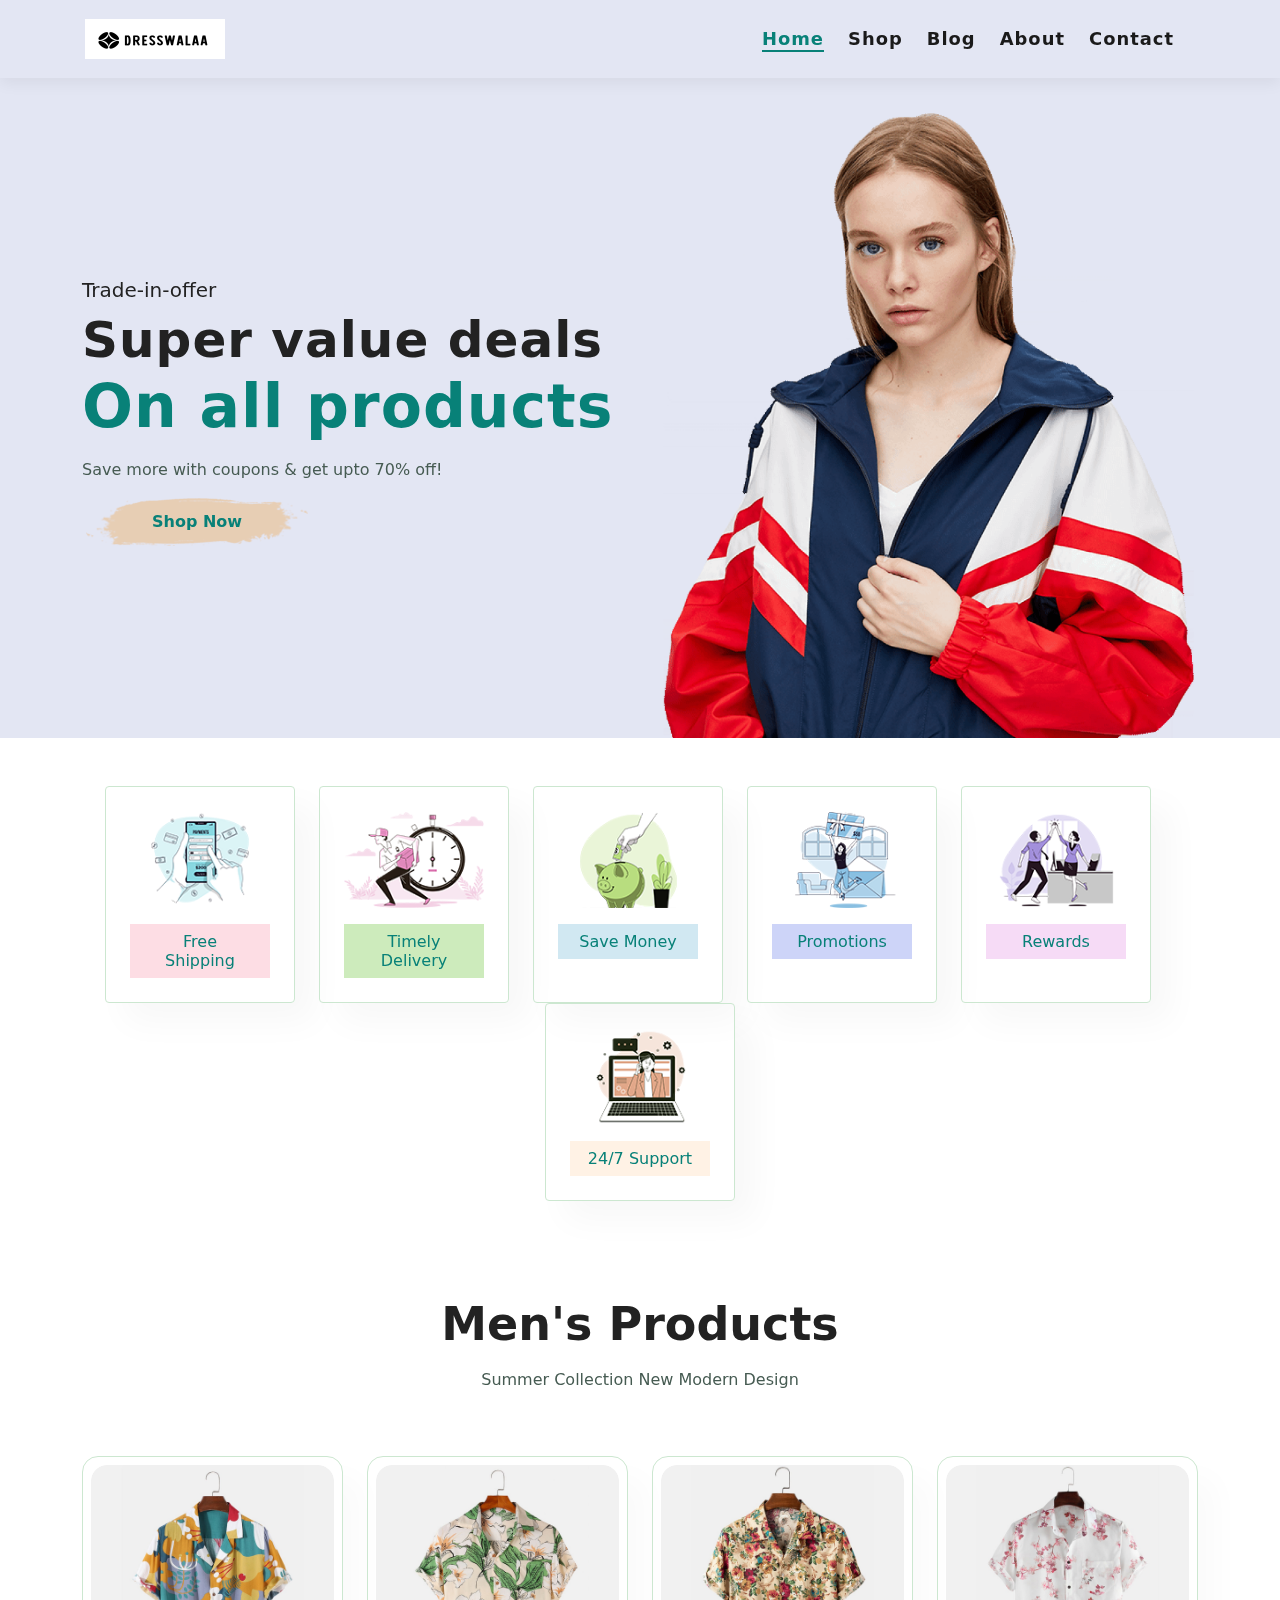
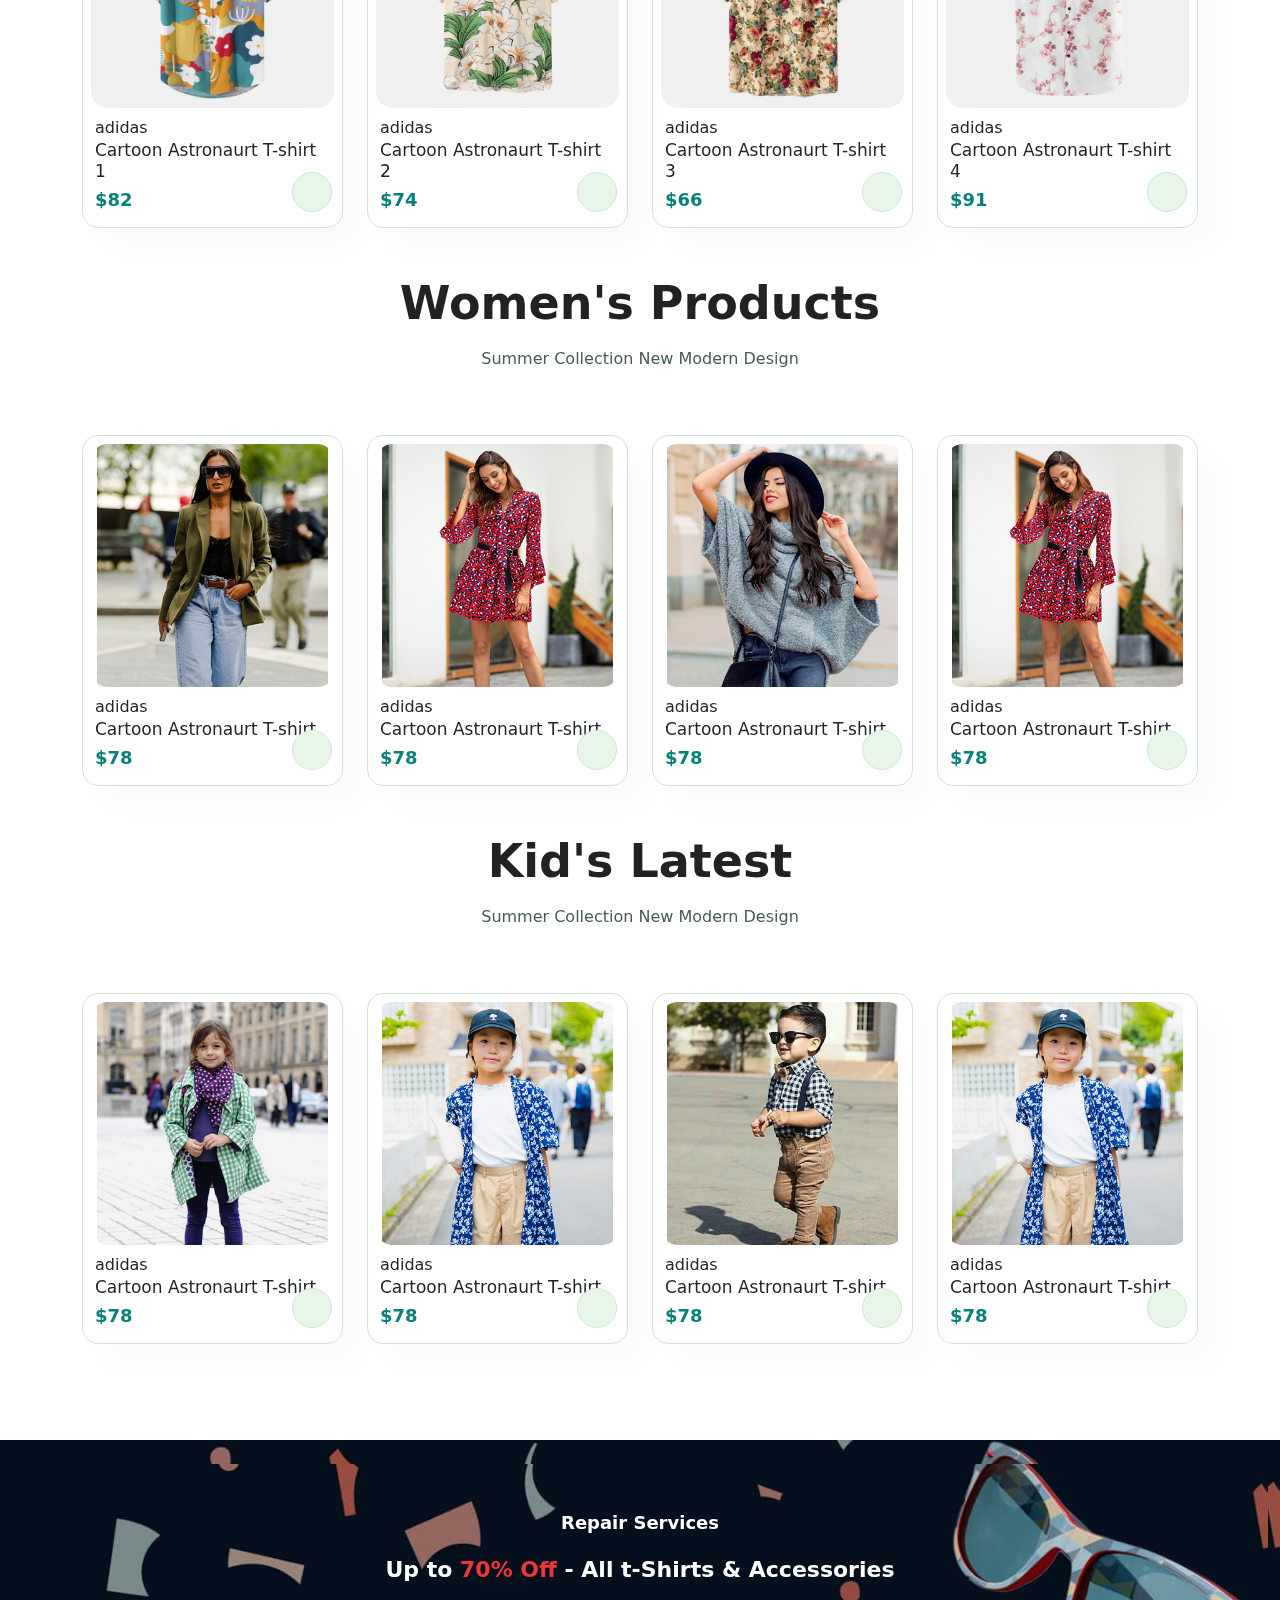
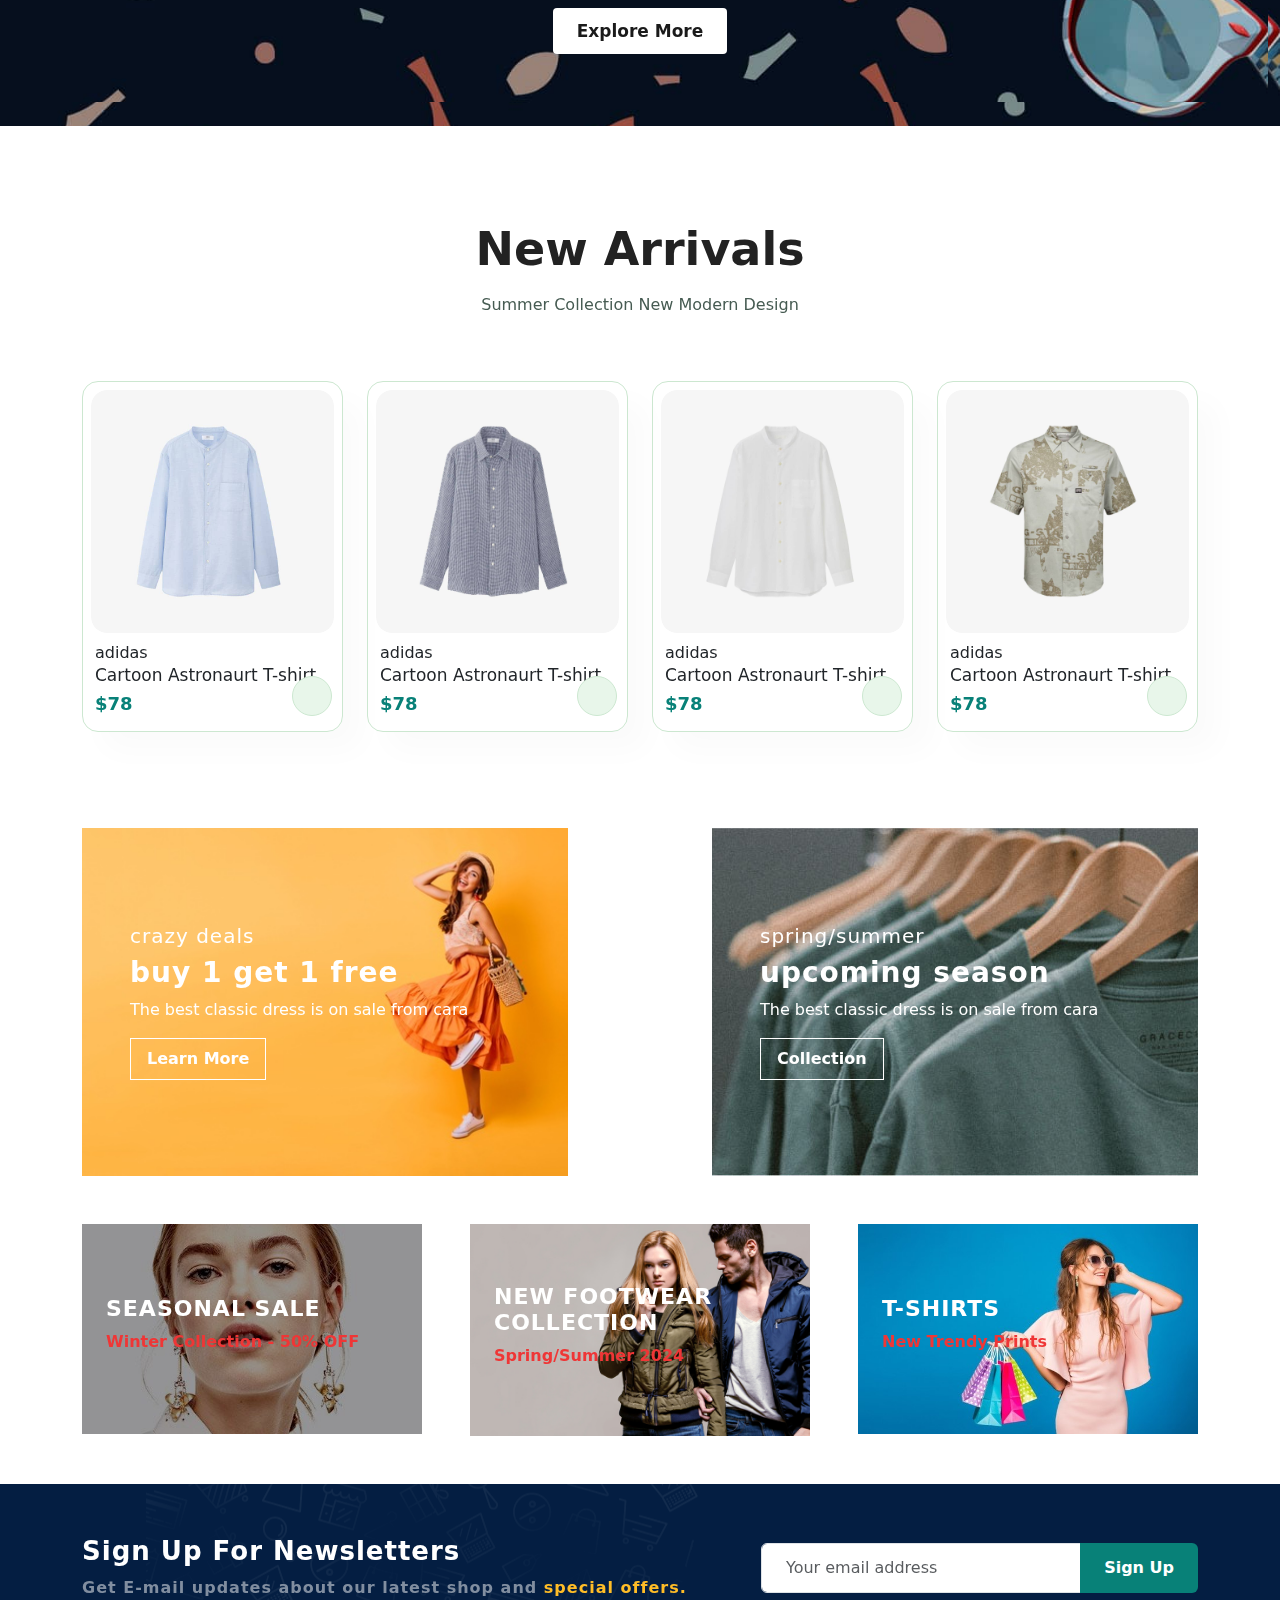
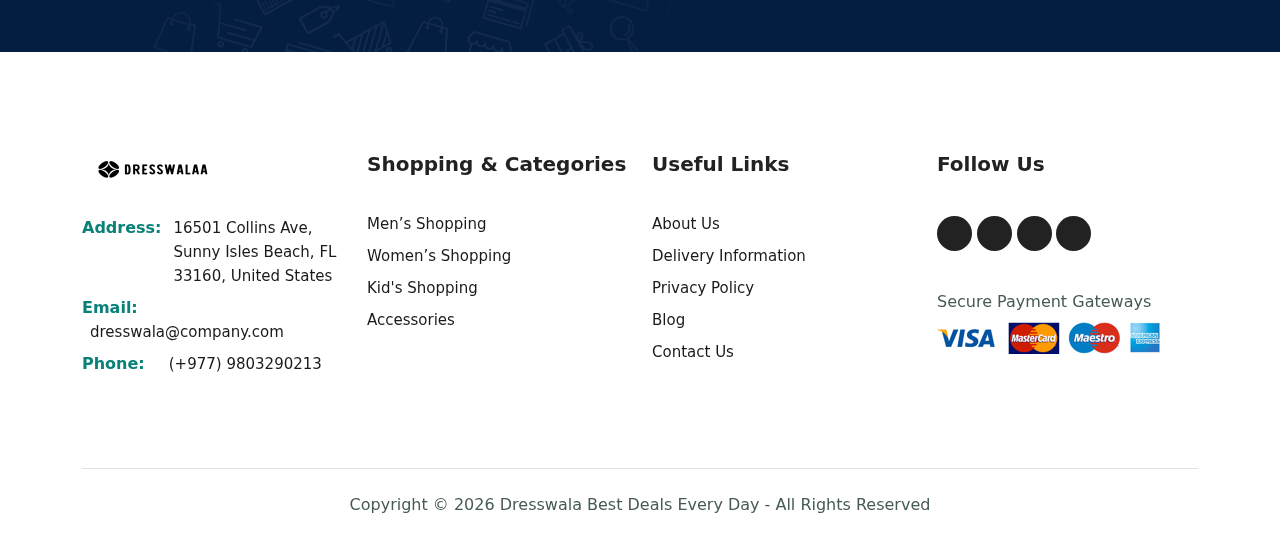
<file: index.html>
<!DOCTYPE html>
<html lang="en">

<head>
    <meta charset="UTF-8">
    <meta name="viewport" content="width=device-width, initial-scale=1.0">

    <!-- custom css link -->
    <link rel="stylesheet" href="assets/css/style.css">
    <!-- Bootstrap -5 css cdn link -->
    <link href="https://cdn.jsdelivr.net/npm/bootstrap@5.3.3/dist/css/bootstrap.min.css" rel="stylesheet"
        integrity="sha384-QWTKZyjpPEjISv5WaRU9OFeRpok6YctnYmDr5pNlyT2bRjXh0JMhjY6hW+ALEwIH" crossorigin="anonymous">
    <!-- fontawosome cdn link for icons  -->
    <link rel="stylesheet" href="https://cdnjs.cloudflare.com/ajax/libs/font-awesome/6.6.0/css/all.min.css"
        integrity="sha512-Kc323vGBEqzTmouAECnVceyQqyqdsSiqLQISBL29aUW4U/M7pSPA/gEUZQqv1cwx4OnYxTxve5UMg5GT6L4JJg=="
        crossorigin="anonymous" referrerpolicy="no-referrer" />

    <title>Home | Dress Wala</title>

</head>

<body>
    <!-- ----------- start -=> header-section -----------  -->
    <header class="header-section sticky-top py-2">
        <div class="container">
            <div class="row">
                <div class="col">
                    <nav class="navbar navbar-expand-md" id="navbar">
                        <a class="navbar-brand py-0" href="index.html">
                            <img src="images/logo.png" alt="Dress Wala Logo" class="img-fluid">
                        </a>

                        <div class="mobile-view d-md-none d-flex justify-content-center align-items-center">
                            <a class="nav-link p-0 d-inline-block" href="#">
                                <i class="fa-solid fa-bag-shopping"></i>
                            </a>
                            <button class="navbar-toggler border-0 pb-0 ms-3" type="button" data-bs-toggle="offcanvas"
                                data-bs-target="#offcanvasRight" aria-controls="offcanvasRight">
                                <i id="bar" class="fas fa-outdent"></i>
                            </button>
                        </div>

                        <div class="offcanvas offcanvas-end ps-3" tabindex="-1" id="offcanvasRight"
                            aria-labelledby="offcanvasRightLabel">
                            <div class="offcanvas-header pb-0">
                                <i class="fa-solid fa-xmark" data-bs-dismiss="offcanvas" aria-label="Close"></i>
                                <!-- <button type="button" class="btn-close m-0" ></button> -->
                            </div>
                            <div
                                class="offcanvas-body d-flex justify-content-md-end justify-content-start align-items-md-center">
                                <div class="">
                                    <ul class="navbar-nav mb-2 mb-lg-0" id="navbar">
                                        <li class="nav-item me-md-4 mt-md-0 mt-3">
                                            <a class="nav-link p-0 position-relative d-inline-block active"
                                                aria-current="page" href="index.html">Home</a>
                                        </li>
                                        <li class="nav-item me-md-4 mt-md-0 mt-3">
                                            <a class="nav-link p-0 position-relative d-inline-block"
                                                href="shop.html">Shop</a>
                                        </li>
                                        <li class="nav-item me-md-4 mt-md-0 mt-3">
                                            <a class="nav-link p-0 position-relative d-inline-block" href="#">Blog</a>
                                        </li>
                                        <li class="nav-item me-md-4 mt-md-0 mt-3">
                                            <a class="nav-link p-0 position-relative d-inline-block" href="#">About</a>
                                        </li>
                                        <li class="nav-item me-md-4 mt-md-0 mt-3">
                                            <a class="nav-link p-0 position-relative d-inline-block"
                                                href="#">Contact</a>
                                        </li>
                                        <li class="nav-item mt-md-0 mt-3 d-md-inline-block d-none">
                                            <a class="nav-link p-0 position-relative d-inline-block" href="#">
                                                <i class="fa-solid fa-bag-shopping"></i>
                                            </a>
                                        </li>
                                    </ul>
                                </div>

                            </div>
                        </div>

                    </nav>
                </div>
            </div>
        </div>
    </header>
    <!-- ----------- end -=> header-section -----------  -->
    <!-- ----------- start -=> main-section -----------  -->
    <main>
        <!-- ----------- start -=> hero-section -----------  -->
        <section class="hero-section py-5">
            <div class="container pt-lg-5 pb-5 my-md-5">
                <div class="row">
                    <div class="col-md-8 col-sm-11 py-sm-5">
                        <div class="hero-body">
                            <h4 class="py-2">Trade-in-offer</h4>
                            <h2 class="hero_heading heading-color-black">
                                Super value deals
                                <span class="d-inline-block">On all products</span>
                            </h2>
                            <p class="main_para para-color-black py-3">
                                Save more with coupons & get upto 70% off!
                            </p>
                            <button class="shop_btn border-0 d-inline-flex justify-content-center align-items-center"
                                type="button">Shop Now</button>
                        </div>
                    </div>
                </div>
            </div>
        </section>
        <!-- ----------- end -=> hero-section -----------  -->

        <!-- ----------- start -=> features-section -----------  -->
        <section class="py-5">
            <div class="container">
                <!-- <marquee behavior="scroll" direction="right" scrollamount="12"> -->
                <div class="row justify-content-center">
                    <!-- <div class="col-2"> -->
                    <div class="feature-card feature-card-one p-4 rounded-1 me-4">
                        <img src="images/features/f1.png" alt="Free Shipping" class="img-fluid">
                        <h6 class="feature_heading px-3 py-2 mt-3 text-center">Free Shipping</h6>
                    </div>
                    <!-- </div> -->
                    <!-- <div class="col-2"> -->
                    <div class="feature-card feature-card-two p-4 rounded-1 me-4">
                        <img src="images/features/f2.png" alt="Timely Delivery" class="img-fluid">
                        <h6 class="feature_heading px-3 py-2 mt-3 text-center">Timely Delivery</h6>
                    </div>
                    <!-- </div> -->
                    <!-- <div class="col-2"> -->
                    <div class="feature-card feature-card-three p-4 rounded-1 me-4">
                        <img src="images/features/f3.png" alt="Save Money" class="img-fluid">
                        <h6 class="feature_heading px-3 py-2 mt-3 text-center">Save Money</h6>
                    </div>
                    <!-- </div> -->
                    <!-- <div class="col-2"> -->
                    <div class="feature-card feature-card-four p-4 rounded-1 me-4">
                        <img src="images/features/f4.png" alt="Promotions" class="img-fluid">
                        <h6 class="feature_heading px-3 py-2 mt-3 text-center">Promotions</h6>
                    </div>
                    <!-- </div> -->
                    <!-- <div class="col-2"> -->
                    <div class="feature-card feature-card-five p-4 rounded-1 me-4">
                        <img src="images/features/f5.png" alt="Rewards" class="img-fluid">
                        <h6 class="feature_heading px-3 py-2 mt-3 text-center">Rewards</h6>
                    </div>
                    <!-- </div> -->
                    <!-- <div class="col-2"> -->
                    <div class="feature-card feature-card-six p-4 rounded-1">
                        <img src="images/features/f6.png" alt="24/7 Support" class="img-fluid">
                        <h6 class="feature_heading px-3 py-2 mt-3 text-center">24/7 Support</h6>
                    </div>
                    <!-- </div> -->
                </div>
                <!-- </marquee> -->
            </div>
        </section>
        <!-- ----------- start -=> features-section -----------  -->

        <!-- ----------- start -=> products-section -----------  -->
        <section class="pb-5 pt-xl-5 pt-2">
            <div class="container">
                <div class="row">
                    <div class="col">
                        <h1 class="main_heading text-center">Men's Products</h1>
                        <p class="main_para para-color-black text-center py-3">Summer Collection New Modern Design</p>
                    </div>
                </div>
                <div class="row pt-5 gy-4" id="card-row">
                    <!-- <div class="col-xl-3 col-lg-4 col-sm-6">
                        <div class="product-card rounded-4 overflow-hidden p-2 position-relative">
                            <div class="overflow-hidden rounded-4">
                                <img src="images/products/f1.jpg" alt="Yellow T-Shirt" class="img-fluid rounded-4">
                            </div>
                            <div class="product-card-body py-2 px-1">
                                <span>adidas</span>
                                <h5>Cartoon Astronaurt T-shirt</h5>
                                <div class="star py-1">
                                    <i class="fa-solid fa-star"></i>
                                    <i class="fa-solid fa-star"></i>
                                    <i class="fa-solid fa-star"></i>
                                    <i class="fa-solid fa-star"></i>
                                    <i class="fa-solid fa-star"></i>
                                </div>
                                <h4>$78</h4>
                            </div>
                            <a href="#"
                                class="text-decoration-none position-absolute d-flex justify-content-center align-items-center">
                                <i class="fas fa-shopping-cart cart mt-1"></i>
                            </a>
                        </div>
                    </div>
                    <div class="col-xl-3 col-lg-4 col-sm-6">
                        <div class="product-card rounded-4 overflow-hidden p-2 position-relative">
                            <div class="overflow-hidden rounded-4">
                                <img src="images/products/f2.jpg" alt="Yellow T-Shirt" class="img-fluid rounded-4">
                            </div>
                            <div class="product-card-body py-2 px-1">
                                <span>adidas</span>
                                <h5>Cartoon Astronaurt T-shirt</h5>
                                <div class="star py-1">
                                    <i class="fa-solid fa-star"></i>
                                    <i class="fa-solid fa-star"></i>
                                    <i class="fa-solid fa-star"></i>
                                    <i class="fa-solid fa-star"></i>
                                    <i class="fa-solid fa-star"></i>
                                </div>
                                <h4>$78</h4>
                            </div>
                            <a href="#"
                                class="text-decoration-none position-absolute d-flex justify-content-center align-items-center">
                                <i class="fas fa-shopping-cart cart mt-1"></i>
                            </a>
                        </div>
                    </div>
                    <div class="col-xl-3 col-lg-4 col-sm-6">
                        <div class="product-card rounded-4 overflow-hidden p-2 position-relative">
                            <div class="overflow-hidden rounded-4">
                                <img src="images/products/f3.jpg" alt="Yellow T-Shirt" class="img-fluid rounded-4">
                            </div>
                            <div class="product-card-body py-2 px-1">
                                <span>adidas</span>
                                <h5>Cartoon Astronaurt T-shirt</h5>
                                <div class="star py-1">
                                    <i class="fa-solid fa-star"></i>
                                    <i class="fa-solid fa-star"></i>
                                    <i class="fa-solid fa-star"></i>
                                    <i class="fa-solid fa-star"></i>
                                    <i class="fa-solid fa-star"></i>
                                </div>
                                <h4>$78</h4>
                            </div>
                            <a href="#"
                                class="text-decoration-none position-absolute d-flex justify-content-center align-items-center">
                                <i class="fas fa-shopping-cart cart mt-1"></i>
                            </a>
                        </div>
                    </div>
                    <div class="col-xl-3 col-lg-4 col-sm-6">
                        <div class="product-card rounded-4 overflow-hidden p-2 position-relative">
                            <div class="overflow-hidden rounded-4">
                                <img src="images/products/f4.jpg" alt="Yellow T-Shirt" class="img-fluid rounded-4">
                            </div>
                            <div class="product-card-body py-2 px-1">
                                <span>adidas</span>
                                <h5>Cartoon Astronaurt T-shirt</h5>
                                <div class="star py-1">
                                    <i class="fa-solid fa-star"></i>
                                    <i class="fa-solid fa-star"></i>
                                    <i class="fa-solid fa-star"></i>
                                    <i class="fa-solid fa-star"></i>
                                    <i class="fa-solid fa-star"></i>
                                </div>
                                <h4>$78</h4>
                            </div>
                            <a href="#"
                                class="text-decoration-none position-absolute d-flex justify-content-center align-items-center">
                                <i class="fas fa-shopping-cart cart mt-1"></i>
                            </a>
                        </div>
                    </div> -->
                </div>
                <div class="row pt-5">
                    <div class="col">
                        <h1 class="main_heading text-center">Women's Products</h1>
                        <p class="main_para para-color-black text-center py-3">Summer Collection New Modern Design</p>
                    </div>
                </div>
                <div class="row pt-5 gy-4">
                    <div class="col-xl-3 col-lg-4 col-sm-6">
                        <div class="product-card rounded-4 overflow-hidden p-2 position-relative">
                            <div class="overflow-hidden rounded-4">
                                <img src="images/products/w1.jpg" alt="Yellow T-Shirt" class="img-fluid rounded-4">
                            </div>
                            <div class="product-card-body py-2 px-1">
                                <span>adidas</span>
                                <h5>Cartoon Astronaurt T-shirt</h5>
                                <div class="star py-1">
                                    <i class="fa-solid fa-star"></i>
                                    <i class="fa-solid fa-star"></i>
                                    <i class="fa-solid fa-star"></i>
                                    <i class="fa-solid fa-star"></i>
                                    <i class="fa-solid fa-star"></i>
                                </div>
                                <h4>$78</h4>
                            </div>
                            <a href="#"
                                class="text-decoration-none position-absolute d-flex justify-content-center align-items-center">
                                <i class="fas fa-shopping-cart cart mt-1"></i>
                            </a>
                        </div>
                    </div>
                    <div class="col-xl-3 col-lg-4 col-sm-6">
                        <div class="product-card rounded-4 overflow-hidden p-2 position-relative">
                            <div class="overflow-hidden rounded-4">
                                <img src="images/products/w2.jpg" alt="Yellow T-Shirt" class="img-fluid rounded-4">
                            </div>
                            <div class="product-card-body py-2 px-1">
                                <span>adidas</span>
                                <h5>Cartoon Astronaurt T-shirt</h5>
                                <div class="star py-1">
                                    <i class="fa-solid fa-star"></i>
                                    <i class="fa-solid fa-star"></i>
                                    <i class="fa-solid fa-star"></i>
                                    <i class="fa-solid fa-star"></i>
                                    <i class="fa-solid fa-star"></i>
                                </div>
                                <h4>$78</h4>
                            </div>
                            <a href="#"
                                class="text-decoration-none position-absolute d-flex justify-content-center align-items-center">
                                <i class="fas fa-shopping-cart cart mt-1"></i>
                            </a>
                        </div>
                    </div>
                    <div class="col-xl-3 col-lg-4 col-sm-6">
                        <div class="product-card rounded-4 overflow-hidden p-2 position-relative">
                            <div class="overflow-hidden rounded-4">
                                <img src="images/products/w3.jpg" alt="Yellow T-Shirt" class="img-fluid rounded-4">
                            </div>
                            <div class="product-card-body py-2 px-1">
                                <span>adidas</span>
                                <h5>Cartoon Astronaurt T-shirt</h5>
                                <div class="star py-1">
                                    <i class="fa-solid fa-star"></i>
                                    <i class="fa-solid fa-star"></i>
                                    <i class="fa-solid fa-star"></i>
                                    <i class="fa-solid fa-star"></i>
                                    <i class="fa-solid fa-star"></i>
                                </div>
                                <h4>$78</h4>
                            </div>
                            <a href="#"
                                class="text-decoration-none position-absolute d-flex justify-content-center align-items-center">
                                <i class="fas fa-shopping-cart cart mt-1"></i>
                            </a>
                        </div>
                    </div>
                    <div class="col-xl-3 col-lg-4 col-sm-6">
                        <div class="product-card rounded-4 overflow-hidden p-2 position-relative">
                            <div class="overflow-hidden rounded-4">
                                <img src="images/products/w2.jpg" alt="Yellow T-Shirt" class="img-fluid rounded-4">
                            </div>
                            <div class="product-card-body py-2 px-1">
                                <span>adidas</span>
                                <h5>Cartoon Astronaurt T-shirt</h5>
                                <div class="star py-1">
                                    <i class="fa-solid fa-star"></i>
                                    <i class="fa-solid fa-star"></i>
                                    <i class="fa-solid fa-star"></i>
                                    <i class="fa-solid fa-star"></i>
                                    <i class="fa-solid fa-star"></i>
                                </div>
                                <h4>$78</h4>
                            </div>
                            <a href="#"
                                class="text-decoration-none position-absolute d-flex justify-content-center align-items-center">
                                <i class="fas fa-shopping-cart cart mt-1"></i>
                            </a>
                        </div>
                    </div>
                </div>
                <div class="row pt-5">
                    <div class="col">
                        <h1 class="main_heading text-center">Kid's Latest</h1>
                        <p class="main_para para-color-black text-center py-3">Summer Collection New Modern Design</p>
                    </div>
                </div>
                <div class="row pt-5 gy-4">
                    <div class="col-xl-3 col-lg-4 col-sm-6">
                        <div class="product-card rounded-4 overflow-hidden p-2 position-relative">
                            <div class="overflow-hidden rounded-4">
                                <img src="images/products/k1.jpg" alt="Yellow T-Shirt" class="img-fluid rounded-4">
                            </div>
                            <div class="product-card-body py-2 px-1">
                                <span>adidas</span>
                                <h5>Cartoon Astronaurt T-shirt</h5>
                                <div class="star py-1">
                                    <i class="fa-solid fa-star"></i>
                                    <i class="fa-solid fa-star"></i>
                                    <i class="fa-solid fa-star"></i>
                                    <i class="fa-solid fa-star"></i>
                                    <i class="fa-solid fa-star"></i>
                                </div>
                                <h4>$78</h4>
                            </div>
                            <a href="#"
                                class="text-decoration-none position-absolute d-flex justify-content-center align-items-center">
                                <i class="fas fa-shopping-cart cart mt-1"></i>
                            </a>
                        </div>
                    </div>
                    <div class="col-xl-3 col-lg-4 col-sm-6">
                        <div class="product-card rounded-4 overflow-hidden p-2 position-relative">
                            <div class="overflow-hidden rounded-4">
                                <img src="images/products/k2.jpg" alt="Yellow T-Shirt" class="img-fluid rounded-4">
                            </div>
                            <div class="product-card-body py-2 px-1">
                                <span>adidas</span>
                                <h5>Cartoon Astronaurt T-shirt</h5>
                                <div class="star py-1">
                                    <i class="fa-solid fa-star"></i>
                                    <i class="fa-solid fa-star"></i>
                                    <i class="fa-solid fa-star"></i>
                                    <i class="fa-solid fa-star"></i>
                                    <i class="fa-solid fa-star"></i>
                                </div>
                                <h4>$78</h4>
                            </div>
                            <a href="#"
                                class="text-decoration-none position-absolute d-flex justify-content-center align-items-center">
                                <i class="fas fa-shopping-cart cart mt-1"></i>
                            </a>
                        </div>
                    </div>
                    <div class="col-xl-3 col-lg-4 col-sm-6">
                        <div class="product-card rounded-4 overflow-hidden p-2 position-relative">
                            <div class="overflow-hidden rounded-4">
                                <img src="images/products/k3.jpg" alt="Yellow T-Shirt" class="img-fluid rounded-4">
                            </div>
                            <div class="product-card-body py-2 px-1">
                                <span>adidas</span>
                                <h5>Cartoon Astronaurt T-shirt</h5>
                                <div class="star py-1">
                                    <i class="fa-solid fa-star"></i>
                                    <i class="fa-solid fa-star"></i>
                                    <i class="fa-solid fa-star"></i>
                                    <i class="fa-solid fa-star"></i>
                                    <i class="fa-solid fa-star"></i>
                                </div>
                                <h4>$78</h4>
                            </div>
                            <a href="#"
                                class="text-decoration-none position-absolute d-flex justify-content-center align-items-center">
                                <i class="fas fa-shopping-cart cart mt-1"></i>
                            </a>
                        </div>
                    </div>
                    <div class="col-xl-3 col-lg-4 col-sm-6">
                        <div class="product-card rounded-4 overflow-hidden p-2 position-relative">
                            <div class="overflow-hidden rounded-4">
                                <img src="images/products/k2.jpg" alt="Yellow T-Shirt" class="img-fluid rounded-4">
                            </div>
                            <div class="product-card-body py-2 px-1">
                                <span>adidas</span>
                                <h5>Cartoon Astronaurt T-shirt</h5>
                                <div class="star py-1">
                                    <i class="fa-solid fa-star"></i>
                                    <i class="fa-solid fa-star"></i>
                                    <i class="fa-solid fa-star"></i>
                                    <i class="fa-solid fa-star"></i>
                                    <i class="fa-solid fa-star"></i>
                                </div>
                                <h4>$78</h4>
                            </div>
                            <a href="#"
                                class="text-decoration-none position-absolute d-flex justify-content-center align-items-center">
                                <i class="fas fa-shopping-cart cart mt-1"></i>
                            </a>
                        </div>
                    </div>
                </div>
            </div>
        </section>
        <!-- ----------- end -=> products-section -----------  -->

        <!-- ----------- start -=> explore banner-section -----------  -->
        <section class="explore-banner py-4 my-5">
            <div class="container-fluid">
                <div class="row">
                    <div class="col">
                        <div class="explore-banner py-5 text-center align-middle">
                            <h4 class="py-">Repair Services</h4>
                            <h2 class="py-4">Up to <span>70% Off</span> - All t-Shirts & Accessories</h2>
                            <a href="#" class="btn text-decoration-none py-2 px-4 rounded-1 border-0 out">Explore
                                More</a>
                        </div>
                    </div>
                </div>
            </div>
        </section>
        <!-- ----------- end -=> explore banner-section -----------  -->

        <!-- ----------- start -=> new arrivals-section -----------  -->
        <section class="py-5">
            <div class="container">
                <div class="row">
                    <div class="col">
                        <h1 class="main_heading text-center">New Arrivals</h1>
                        <p class="main_para para-color-black text-center py-3">Summer Collection New Modern Design</p>
                    </div>
                </div>
                <div class="row pt-5 gy-4">
                    <div class="col-xl-3 col-lg-4 col-sm-6">
                        <div class="arrival-card rounded-4 overflow-hidden p-2 position-relative">
                            <div class="overflow-hidden rounded-4">
                                <img src="images/products/n1.jpg" alt="Yellow T-Shirt" class="img-fluid rounded-4">
                            </div>
                            <div class="arrival-card-body py-2 px-1">
                                <span>adidas</span>
                                <h5>Cartoon Astronaurt T-shirt</h5>
                                <div class="star py-1">
                                    <i class="fa-solid fa-star"></i>
                                    <i class="fa-solid fa-star"></i>
                                    <i class="fa-solid fa-star"></i>
                                    <i class="fa-solid fa-star"></i>
                                    <i class="fa-solid fa-star"></i>
                                </div>
                                <h4>$78</h4>
                            </div>
                            <a href="#"
                                class="text-decoration-none position-absolute d-flex justify-content-center align-items-center">
                                <i class="fas fa-shopping-cart cart mt-1"></i>
                            </a>
                        </div>
                    </div>
                    <div class="col-xl-3 col-lg-4 col-sm-6">
                        <div class="product-card rounded-4 overflow-hidden p-2 position-relative">
                            <div class="overflow-hidden rounded-4">
                                <img src="images/products/n2.jpg" alt="Yellow T-Shirt" class="img-fluid rounded-4">
                            </div>
                            <div class="product-card-body py-2 px-1">
                                <span>adidas</span>
                                <h5>Cartoon Astronaurt T-shirt</h5>
                                <div class="star py-1">
                                    <i class="fa-solid fa-star"></i>
                                    <i class="fa-solid fa-star"></i>
                                    <i class="fa-solid fa-star"></i>
                                    <i class="fa-solid fa-star"></i>
                                    <i class="fa-solid fa-star"></i>
                                </div>
                                <h4>$78</h4>
                            </div>
                            <a href="#"
                                class="text-decoration-none position-absolute d-flex justify-content-center align-items-center">
                                <i class="fas fa-shopping-cart cart mt-1"></i>
                            </a>
                        </div>
                    </div>
                    <div class="col-xl-3 col-lg-4 col-sm-6">
                        <div class="product-card rounded-4 overflow-hidden p-2 position-relative">
                            <div class="overflow-hidden rounded-4">
                                <img src="images/products/n3.jpg" alt="Yellow T-Shirt" class="img-fluid rounded-4">
                            </div>
                            <div class="product-card-body py-2 px-1">
                                <span>adidas</span>
                                <h5>Cartoon Astronaurt T-shirt</h5>
                                <div class="star py-1">
                                    <i class="fa-solid fa-star"></i>
                                    <i class="fa-solid fa-star"></i>
                                    <i class="fa-solid fa-star"></i>
                                    <i class="fa-solid fa-star"></i>
                                    <i class="fa-solid fa-star"></i>
                                </div>
                                <h4>$78</h4>
                            </div>
                            <a href="#"
                                class="text-decoration-none position-absolute d-flex justify-content-center align-items-center">
                                <i class="fas fa-shopping-cart cart mt-1"></i>
                            </a>
                        </div>
                    </div>
                    <div class="col-xl-3 col-lg-4 col-sm-6">
                        <div class="product-card rounded-4 overflow-hidden p-2 position-relative">
                            <div class="overflow-hidden rounded-4">
                                <img src="images/products/n4.jpg" alt="Yellow T-Shirt" class="img-fluid rounded-4">
                            </div>
                            <div class="product-card-body py-2 px-1">
                                <span>adidas</span>
                                <h5>Cartoon Astronaurt T-shirt</h5>
                                <div class="star py-1">
                                    <i class="fa-solid fa-star"></i>
                                    <i class="fa-solid fa-star"></i>
                                    <i class="fa-solid fa-star"></i>
                                    <i class="fa-solid fa-star"></i>
                                    <i class="fa-solid fa-star"></i>
                                </div>
                                <h4>$78</h4>
                            </div>
                            <a href="#"
                                class="text-decoration-none position-absolute d-flex justify-content-center align-items-center">
                                <i class="fas fa-shopping-cart cart mt-1"></i>
                            </a>
                        </div>
                    </div>
                </div>
            </div>
        </section>
        <!-- ----------- end -=> new arrivals-section -----------  -->

        <!-- ----------- start -=> buy-and-upcoming-section -----------  -->
        <section class="buy-upcoming-section mt-5 mb-sm-5 mb-4">
            <div class="container">
                <div class="row gx-5 gy-sm-5 gy-4">
                    <div class="col-lg-6">
                        <div class="buy-section py-5 px-md-5 px-4 me-xl-5">
                            <div class="py-md-5">
                                <h4>crazy deals</h4>
                                <h2 class="py-2">buy 1 get 1 free</h2>
                                <p class="main_para para-color-black pb-3">The best classic dress is on sale from cara
                                </p>
                                <a href="#" class="main_btn btn py-2 px-3 text-decoration-none rounded-0">Learn More</a>
                            </div>
                        </div>
                    </div>
                    <div class="col-lg-6">
                        <div class="upcoming-section py-5 px-md-5 px-4 ms-xl-5">
                            <div class="py-md-5">
                                <h4>spring/summer</h4>
                                <h2 class="py-2">upcoming season</h2>
                                <p class="main_para para-color-black pb-3">The best classic dress is on sale from cara
                                </p>
                                <a href="#" class="main_btn btn py-2 px-3 text-decoration-none rounded-0">Collection</a>
                            </div>
                        </div>
                    </div>
                </div>
            </div>
        </section>
        <!-- ----------- end -=> buy-and-upcoming-section -----------  -->

        <!-- ----------- start -=> seasonal-sale-section -----------  -->
        <section class="seasonal-sale-section">
            <div class="container">
                <div class="row gy-sm-5 gy-4 gx-5">
                    <div class="col-md-5 col-lg-4">
                        <div class="seasonal-section py-5 px-4">
                            <div class="py-md-4 py-5">
                                <h2 class="text-uppercase">SEASONAL SALE</h2>
                                <p class="main_para para-color-black py-2">Winter Collection - 50% OFF</p>
                            </div>
                        </div>
                    </div>
                    <div class="col-md-7 col-lg-4">
                        <div class="footwear-section py-5 px-4">
                            <div class="py-xxl-4 py-md-2 py-5 my-xxl-0 my-md-1 my-0">
                                <h2 class="text-uppercase">NEW FOOTWEAR COLLECTION</h2>
                                <p class="main_para para-color-black pt-2 pb-xl-2 pb-md-1 pb-2">Spring/Summer 2024</p>
                            </div>
                        </div>
                    </div>
                    <div class="col-md-8 col-lg-4">
                        <div class="tShirt-section py-5 px-4">
                            <div class="py-md-4 py-5">
                                <h2 class="text-uppercase">T-SHIRTS</h2>
                                <p class="main_para para-color-black py-2">New Trendy Prints</p>
                            </div>
                        </div>
                    </div>
                </div>
            </div>
        </section>
        <!-- ----------- end -=> seasonal-sale-section -----------  -->

        <!-- ----------- start -=> newsletters-section -----------  -->
        <section class="newsletter-section py-5 my-5">
            <div class="container">
                <div class="row gx-5 gy-sm-5 gy-4 justify-content-between align-items-center">
                    <div class="col-lg-7">
                        <div class="newsletter-heading">
                            <h2 class="py-1">Sign Up For Newsletters</h2>
                            <p class="py-1">Get E-mail updates about our latest shop and <span>special offers.</span>
                            </p>
                        </div>
                    </div>
                    <div class="col-md-8 col-lg-5">
                        <div class="newsletter-form">
                            <div class="input-group rounded-1">
                                <input type="email" class="form-control" placeholder="Your email address"
                                    aria-label="Recipient's username" aria-describedby="button-addon2">
                                <button class="btn newsletter-btn px-4 border-0" type="button" id="button-addon2">Sign
                                    Up</button>
                            </div>
                        </div>
                    </div>
                </div>
            </div>
        </section>
        <!-- ----------- end -=> newsletters-section -----------  -->

    </main>
    <!-- ----------- end -=> main-section -----------  -->

    <!-- ----------- start -=> footer-section -----------  -->
    <footer class="footer-section pt-5">
        <div class="container">
            <div class="row text-xl-start text-center tex-start pb-5">
                <div class="col-sm-6 col-xl-3">
                    <div class="footer-logo">
                        <a class="navbar-brand py-0" href="#">
                            <img src="images/logo.png" alt="Dress Wala Logo" class="img-fluid">
                        </a>
                        <ul class="list-unstyled py-4">
                            <li class="py-1">
                                <div class="row">
                                    <div class="col-auto">
                                        <strong>Address:</strong>
                                    </div>
                                    <div class="col px-0">
                                        <a href="#" class="text-decoration-none ">16501 Collins Ave, Sunny Isles Beach,
                                            FL 33160, United States</a>
                                    </div>
                                </div>
                            </li>
                            <li class="py-1">
                                <div class="row">
                                    <div class="col-auto">
                                        <strong>Email:</strong>
                                    </div>
                                    <div class="col">
                                        <a href="#" class="text-decoration-none ps-md-2">dresswala@company.com</a>
                                    </div>
                                </div>
                            </li>
                            <li class="py-1">
                                <div class="row">
                                    <div class="col-auto">
                                        <strong>Phone:</strong>
                                    </div>
                                    <div class="col">
                                        <a href="#" class="text-decoration-none ">(+977) 9803290213</a>
                                    </div>
                                </div>
                            </li>
                        </ul>
                    </div>
                </div>
                <div class="col-sm-6 col-xl-3">
                    <div class="footer-links">
                        <h5 class="pt-1 pb-2">Shopping & Categories</h5>
                        <ul class="pt-4 list-unstyled">
                            <li class="py-1">
                                <a href="#" class="text-decoration-none ">Men’s Shopping</a>
                            </li>
                            <li class="py-1">
                                <a href="#" class="text-decoration-none ">Women’s Shopping</a>
                            </li>
                            <li class="py-1">
                                <a href="#" class="text-decoration-none ">Kid's Shopping</a>
                            </li>
                            <li class="py-1">
                                <a href="#" class="text-decoration-none ">Accessories</a>
                            </li>
                        </ul>
                    </div>
                </div>
                <div class="col-sm-6 col-xl-3">
                    <div class="footer-links">
                        <h5 class="pt-1 pb-2">Useful Links</h5>
                        <ul class="pt-4 list-unstyled">
                            <li class="py-1">
                                <a href="#" class="text-decoration-none ">About Us</a>
                            </li>
                            <li class="py-1">
                                <a href="#" class="text-decoration-none ">Delivery Information</a>
                            </li>
                            <li class="py-1">
                                <a href="#" class="text-decoration-none ">Privacy Policy</a>
                            </li>
                            <li class="py-1">
                                <a href="#" class="text-decoration-none ">Blog</a>
                            </li>
                            <li class="py-1">
                                <a href="#" class="text-decoration-none ">Contact Us</a>
                            </li>
                        </ul>
                    </div>
                </div>
                <div class="col-sm-6 col-xl-3">
                    <div class="footer-links">
                        <h5 class="pt-1 pb-2">Follow Us</h5>
                        <div class="pt-4 mt-2">
                            <a href="#" class="text-decoration-none ">
                                <i
                                    class="fa-brands fa-facebook rounded-circle d-inline-flex justify-content-center align-items-center"></i>
                            </a>
                            <a href="#" class="text-decoration-none ">
                                <i
                                    class="fa-brands fa-instagram rounded-circle d-inline-flex justify-content-center align-items-center"></i>
                            </a>
                            <a href="#" class="text-decoration-none ">
                                <i
                                    class="fa-brands fa-twitter rounded-circle d-inline-flex justify-content-center align-items-center"></i>
                            </a>
                            <a href="#" class="text-decoration-none ">
                                <i
                                    class="fa-brands fa-youtube rounded-circle d-inline-flex justify-content-center align-items-center"></i>
                            </a>
                        </div>
                        <div class="footer-payment py-4">
                            <p class="main_para para-color-black py-2">Secure Payment Gateways</p>
                            <img src="images/pay/pay.png" alt="" class="img-fluid">
                        </div>
                    </div>
                </div>
            </div>
            <div class="row">
                <div class="col">
                    <div class="footer-privacy border-top border-1 py-4">
                        <p class="main_para para-color-black text-center">Copyright &copy;
                            <script>document.write(new Date().getFullYear())</script> <a href="index.html"
                                class="main_para para-color-black text-decoration-none">Dresswala</a> Best Deals Every
                            Day - All Rights
                            Reserved
                        </p>
                    </div>
                </div>
            </div>
        </div>
    </footer>
    <!-- ----------- end -=> footer-section -----------  -->


    <!-- custom js -->
    <script src="assets/js/script.js"></script>

    <!-- Bootstrap -5 JavaScript cdn link -->
    <script src="https://cdn.jsdelivr.net/npm/@popperjs/core@2.11.8/dist/umd/popper.min.js"
        integrity="sha384-I7E8VVD/ismYTF4hNIPjVp/Zjvgyol6VFvRkX/vR+Vc4jQkC+hVqc2pM8ODewa9r"
        crossorigin="anonymous"></script>
    <script src="https://cdn.jsdelivr.net/npm/bootstrap@5.3.3/dist/js/bootstrap.min.js"
        integrity="sha384-0pUGZvbkm6XF6gxjEnlmuGrJXVbNuzT9qBBavbLwCsOGabYfZo0T0to5eqruptLy"
        crossorigin="anonymous"></script>
</body>

</html>
</file>
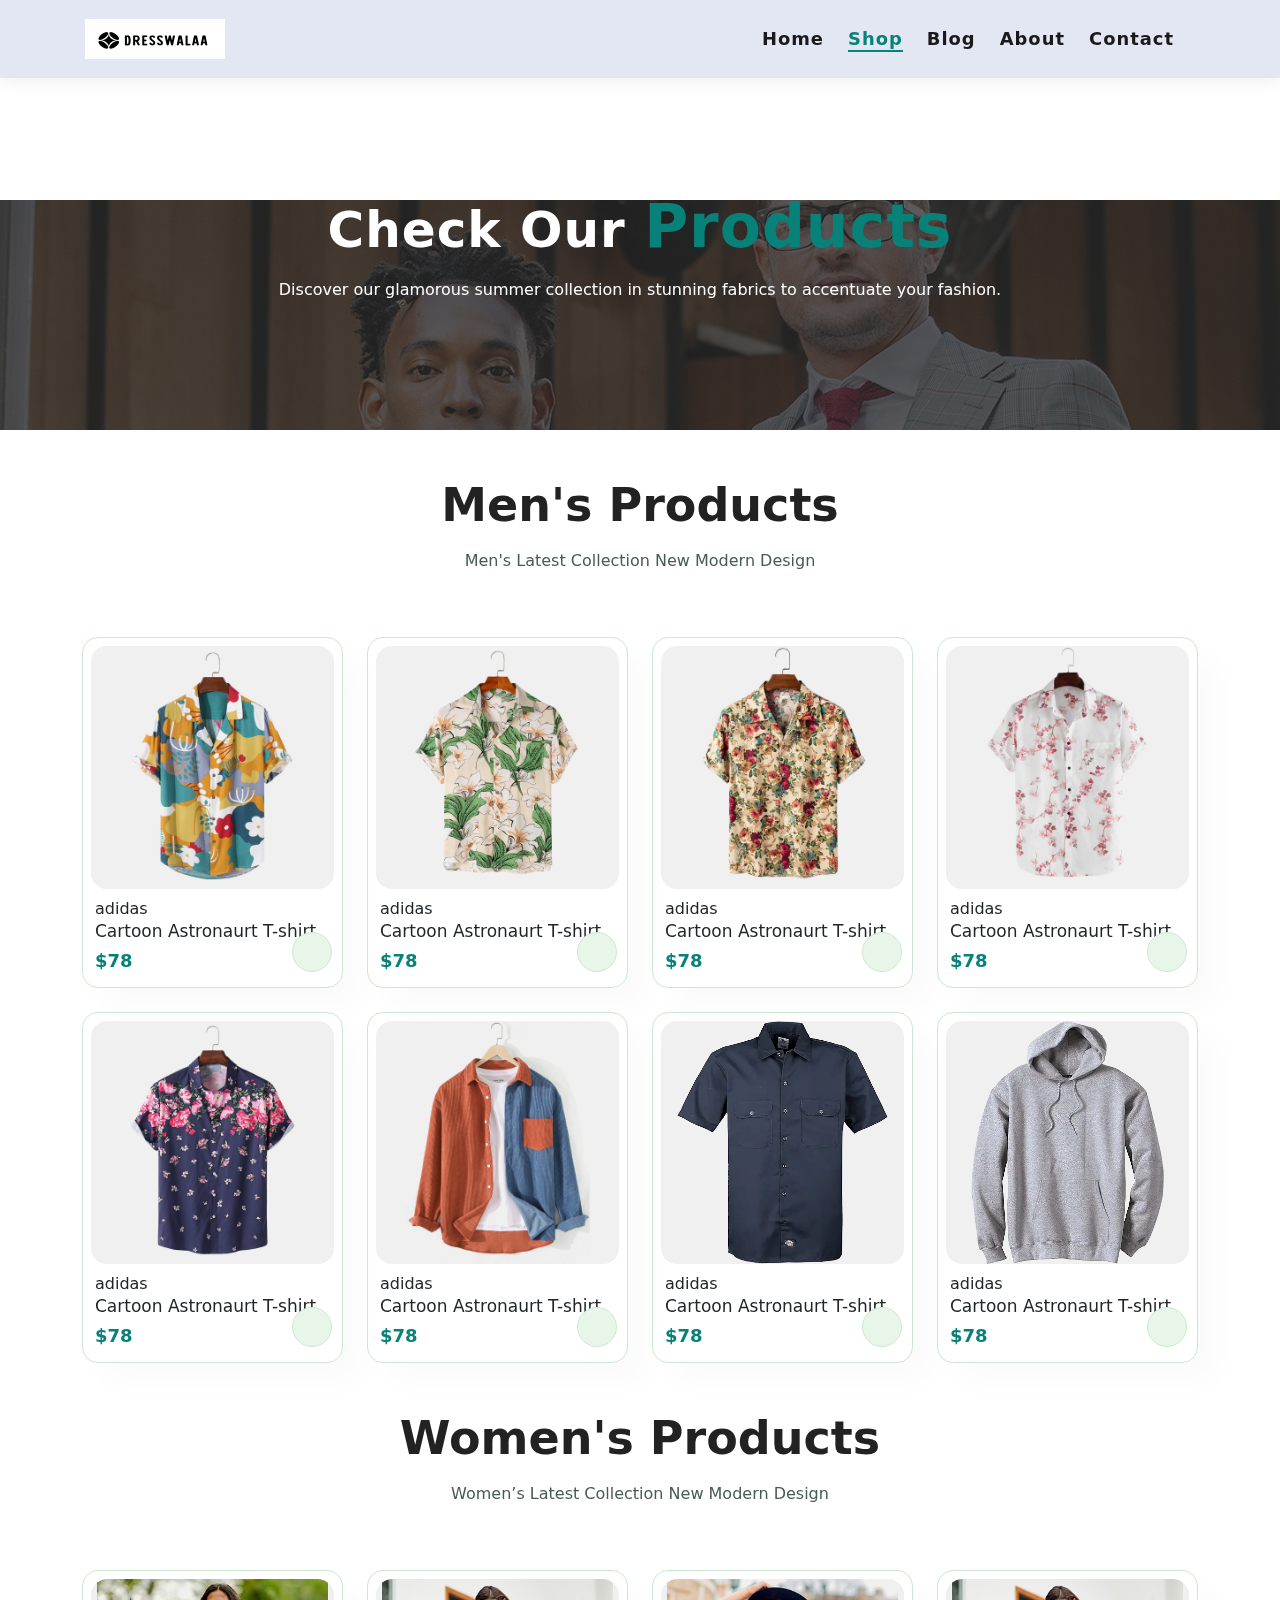
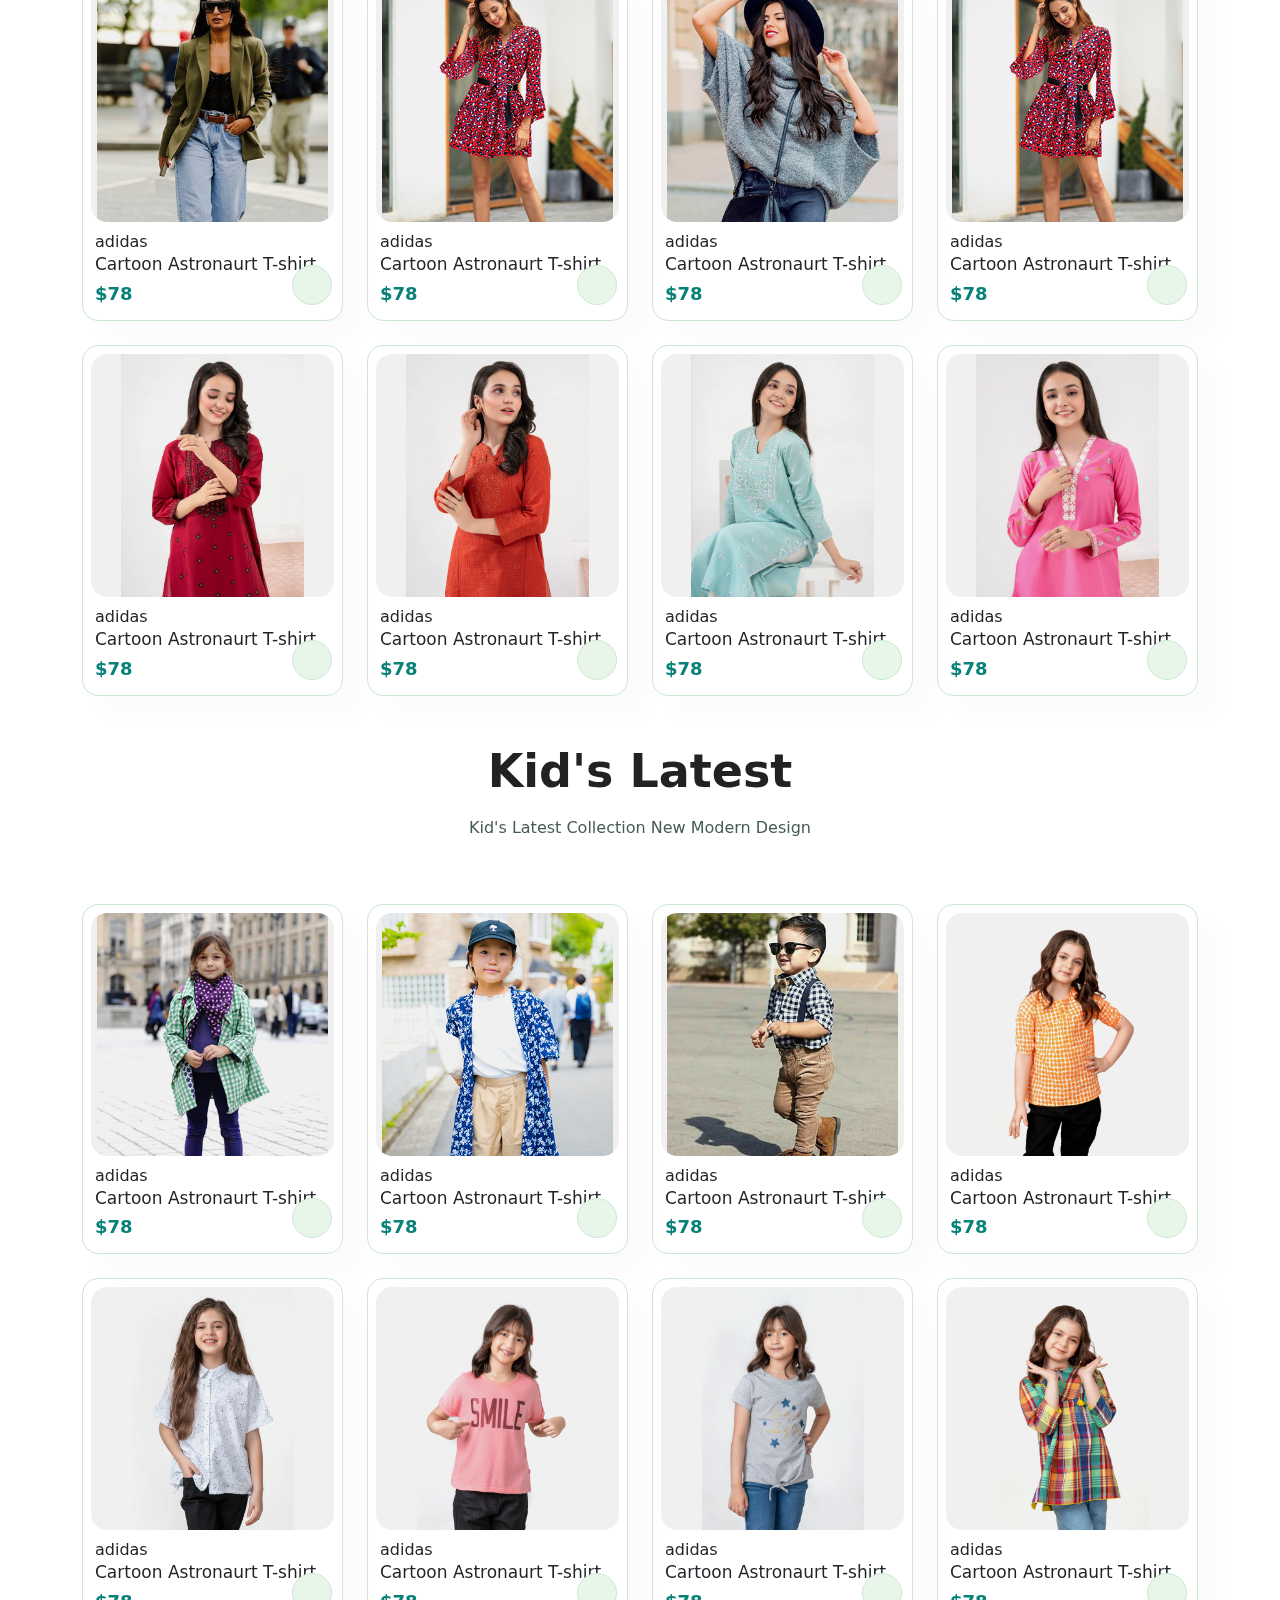
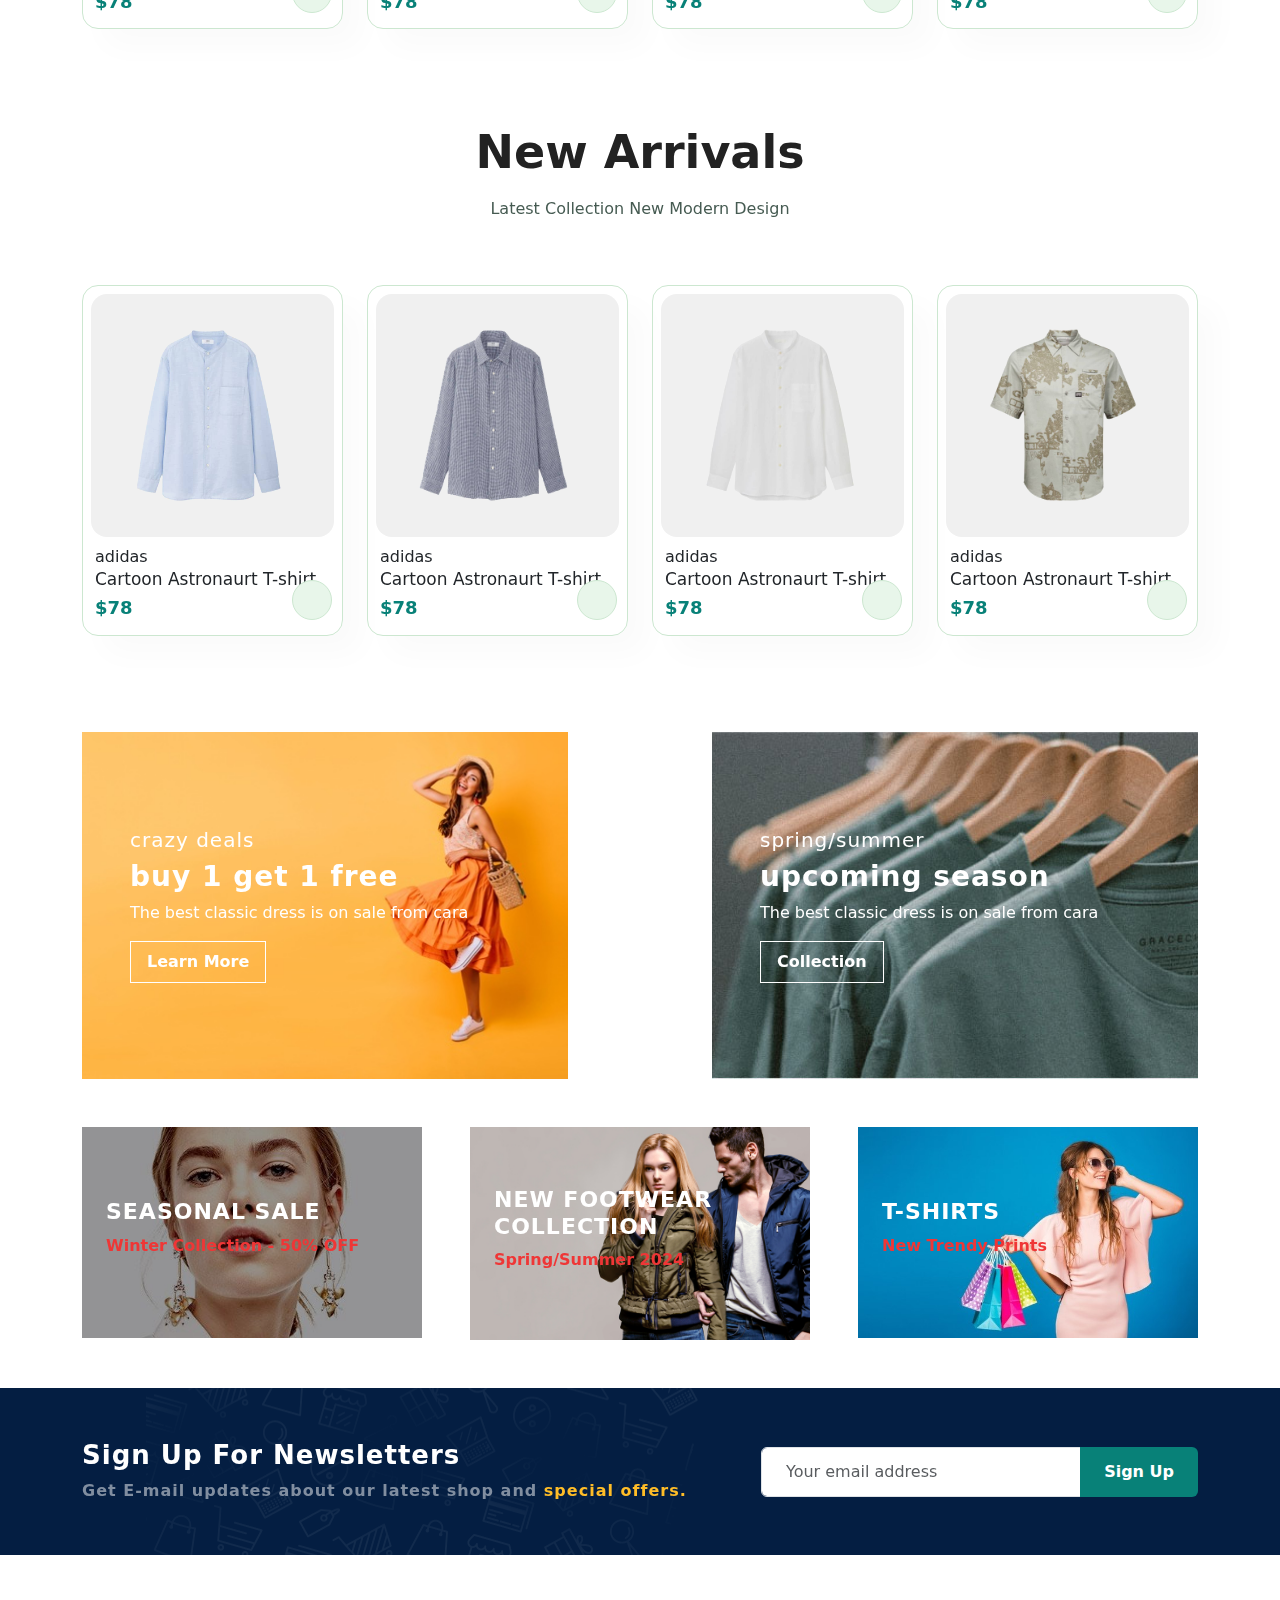
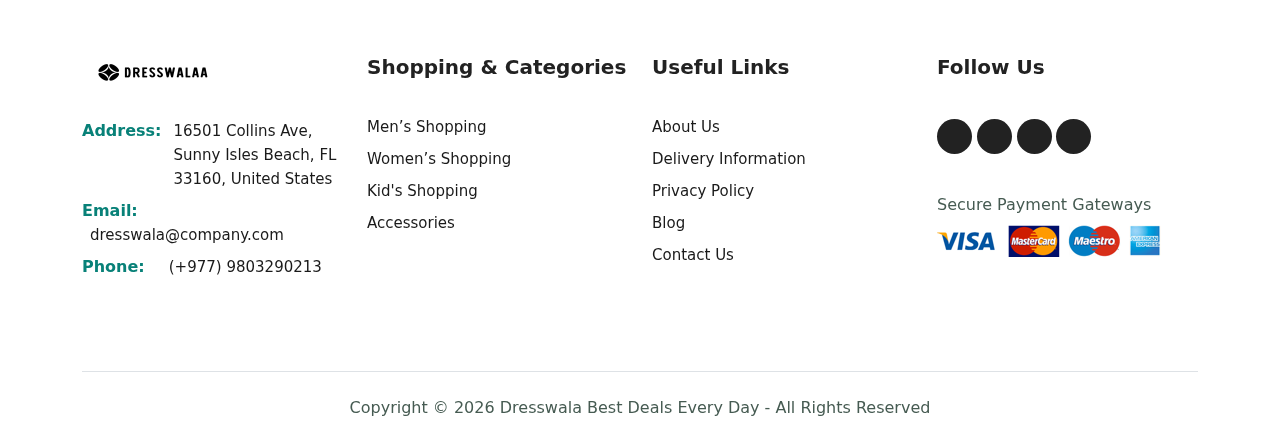
<file: shop.html>
<!DOCTYPE html>
<html lang="en">

<head>
    <meta charset="UTF-8">
    <meta name="viewport" content="width=device-width, initial-scale=1.0">

    <!-- custom css link -->
    <link rel="stylesheet" href="assets/css/style.css">
    <!-- Bootstrap -5 css cdn link -->
    <link href="https://cdn.jsdelivr.net/npm/bootstrap@5.3.3/dist/css/bootstrap.min.css" rel="stylesheet"
        integrity="sha384-QWTKZyjpPEjISv5WaRU9OFeRpok6YctnYmDr5pNlyT2bRjXh0JMhjY6hW+ALEwIH" crossorigin="anonymous">
    <!-- fontawosome cdn link for icons  -->
    <link rel="stylesheet" href="https://cdnjs.cloudflare.com/ajax/libs/font-awesome/6.6.0/css/all.min.css"
        integrity="sha512-Kc323vGBEqzTmouAECnVceyQqyqdsSiqLQISBL29aUW4U/M7pSPA/gEUZQqv1cwx4OnYxTxve5UMg5GT6L4JJg=="
        crossorigin="anonymous" referrerpolicy="no-referrer" />

    <title>Home | Dress Wala</title>

</head>

<body>
    <!-- ----------- start -=> header-section -----------  -->
    <header class="header-section sticky-top py-2">
        <div class="container">
            <div class="row">
                <div class="col">
                    <nav class="navbar navbar-expand-md" id="navbar">
                        <a class="navbar-brand py-0" href="index.html">
                            <img src="images/logo.png" alt="Dress Wala Logo" class="img-fluid">
                        </a>

                        <div class="mobile-view d-md-none d-flex justify-content-center align-items-center">
                            <a class="nav-link p-0 d-inline-block" href="#">
                                <i class="fa-solid fa-bag-shopping"></i>
                            </a>
                            <button class="navbar-toggler border-0 pb-0 ms-3" type="button" data-bs-toggle="offcanvas"
                                data-bs-target="#offcanvasRight" aria-controls="offcanvasRight">
                                <i id="bar" class="fas fa-outdent"></i>
                            </button>
                        </div>

                        <div class="offcanvas offcanvas-end ps-3" tabindex="-1" id="offcanvasRight"
                            aria-labelledby="offcanvasRightLabel">
                            <div class="offcanvas-header pb-0">
                                <i class="fa-solid fa-xmark" data-bs-dismiss="offcanvas" aria-label="Close"></i>
                                <!-- <button type="button" class="btn-close m-0" ></button> -->
                            </div>
                            <div
                                class="offcanvas-body d-flex justify-content-md-end justify-content-start align-items-md-center">
                                <div class="">
                                    <ul class="navbar-nav mb-2 mb-lg-0" id="navbar">
                                        <li class="nav-item me-md-4 mt-md-0 mt-3">
                                            <a class="nav-link p-0 position-relative d-inline-block" aria-current="page"
                                                href="index.html">Home</a>
                                        </li>
                                        <li class="nav-item me-md-4 mt-md-0 mt-3">
                                            <a class="nav-link p-0 position-relative d-inline-block active"
                                                href="shop.html">Shop</a>
                                        </li>
                                        <li class="nav-item me-md-4 mt-md-0 mt-3">
                                            <a class="nav-link p-0 position-relative d-inline-block" href="#">Blog</a>
                                        </li>
                                        <li class="nav-item me-md-4 mt-md-0 mt-3">
                                            <a class="nav-link p-0 position-relative d-inline-block" href="#">About</a>
                                        </li>
                                        <li class="nav-item me-md-4 mt-md-0 mt-3">
                                            <a class="nav-link p-0 position-relative d-inline-block"
                                                href="#">Contact</a>
                                        </li>
                                        <li class="nav-item mt-md-0 mt-3 d-md-inline-block d-none">
                                            <a class="nav-link p-0 position-relative d-inline-block" href="#">
                                                <i class="fa-solid fa-bag-shopping"></i>
                                            </a>
                                        </li>
                                    </ul>
                                </div>
                            </div>
                        </div>
                    </nav>
                </div>
            </div>
        </div>
    </header>
    <!-- ----------- end -=> header-section -----------  -->
    <!-- ----------- start -=> main-section -----------  -->
    <main>
        <!-- ----------- start -=> hero-section -----------  -->
        <section class="shop-hero-section py-5">
            <div class="container py-5">
                <div class="row">
                    <div class="col-12">
                        <div class="hero-body text-center py-3">
                            <h2 class="hero_heading text-white">
                                Check Our
                                <span class="d-inline-block">Products</span>
                            </h2>
                            <p class="main_para text-white py-3">
                                <!-- Save more with coupons & get upto 70% off! -->
                                Discover our glamorous summer collection in stunning fabrics to accentuate your fashion.
                            </p>
                        </div>
                    </div>
                </div>
            </div>
        </section>
        <!-- ----------- end -=> hero-section -----------  -->

        <!-- ----------- start -=> products-section -----------  -->
        <section class="pb-5 pt-xl-5 pt-2">
            <div class="container">
                <div class="row">
                    <div class="col">
                        <h1 class="main_heading text-center">Men's Products</h1>
                        <p class="main_para para-color-black text-center py-3">Men's Latest Collection New Modern Design</p>
                    </div>
                </div>
                <div class="row pt-5 gy-4">
                    <div class="col-xl-3 col-lg-4 col-sm-6">
                        <div class="product-card rounded-4 overflow-hidden p-2 position-relative">
                            <div class="product-img overflow-hidden rounded-4">
                                <img src="images/products/f1.jpg" alt="Yellow T-Shirt" class="img-fluid rounded-4">
                            </div>
                            <div class="product-card-body py-2 px-1">
                                <span>adidas</span>
                                <h5>Cartoon Astronaurt T-shirt</h5>
                                <div class="star py-1">
                                    <i class="fa-solid fa-star"></i>
                                    <i class="fa-solid fa-star"></i>
                                    <i class="fa-solid fa-star"></i>
                                    <i class="fa-solid fa-star"></i>
                                    <i class="fa-solid fa-star"></i>
                                </div>
                                <h4>$78</h4>
                            </div>
                            <a href="#"
                                class="text-decoration-none position-absolute d-flex justify-content-center align-items-center">
                                <i class="fas fa-shopping-cart cart mt-1"></i>
                            </a>
                        </div>
                    </div>
                    <div class="col-xl-3 col-lg-4 col-sm-6">
                        <div class="product-card rounded-4 overflow-hidden p-2 position-relative">
                            <div class="product-img overflow-hidden rounded-4">
                                <img src="images/products/f2.jpg" alt="Yellow T-Shirt" class="img-fluid rounded-4">
                            </div>
                            <div class="product-card-body py-2 px-1">
                                <span>adidas</span>
                                <h5>Cartoon Astronaurt T-shirt</h5>
                                <div class="star py-1">
                                    <i class="fa-solid fa-star"></i>
                                    <i class="fa-solid fa-star"></i>
                                    <i class="fa-solid fa-star"></i>
                                    <i class="fa-solid fa-star"></i>
                                    <i class="fa-solid fa-star"></i>
                                </div>
                                <h4>$78</h4>
                            </div>
                            <a href="#"
                                class="text-decoration-none position-absolute d-flex justify-content-center align-items-center">
                                <i class="fas fa-shopping-cart cart mt-1"></i>
                            </a>
                        </div>
                    </div>
                    <div class="col-xl-3 col-lg-4 col-sm-6">
                        <div class="product-card rounded-4 overflow-hidden p-2 position-relative">
                            <div class="product-img overflow-hidden rounded-4">
                                <img src="images/products/f3.jpg" alt="Yellow T-Shirt" class="img-fluid rounded-4">
                            </div>
                            <div class="product-card-body py-2 px-1">
                                <span>adidas</span>
                                <h5>Cartoon Astronaurt T-shirt</h5>
                                <div class="star py-1">
                                    <i class="fa-solid fa-star"></i>
                                    <i class="fa-solid fa-star"></i>
                                    <i class="fa-solid fa-star"></i>
                                    <i class="fa-solid fa-star"></i>
                                    <i class="fa-solid fa-star"></i>
                                </div>
                                <h4>$78</h4>
                            </div>
                            <a href="#"
                                class="text-decoration-none position-absolute d-flex justify-content-center align-items-center">
                                <i class="fas fa-shopping-cart cart mt-1"></i>
                            </a>
                        </div>
                    </div>
                    <div class="col-xl-3 col-lg-4 col-sm-6">
                        <div class="product-card rounded-4 overflow-hidden p-2 position-relative">
                            <div class="product-img overflow-hidden rounded-4">
                                <img src="images/products/f4.jpg" alt="Yellow T-Shirt" class="img-fluid rounded-4">
                            </div>
                            <div class="product-card-body py-2 px-1">
                                <span>adidas</span>
                                <h5>Cartoon Astronaurt T-shirt</h5>
                                <div class="star py-1">
                                    <i class="fa-solid fa-star"></i>
                                    <i class="fa-solid fa-star"></i>
                                    <i class="fa-solid fa-star"></i>
                                    <i class="fa-solid fa-star"></i>
                                    <i class="fa-solid fa-star"></i>
                                </div>
                                <h4>$78</h4>
                            </div>
                            <a href="#"
                                class="text-decoration-none position-absolute d-flex justify-content-center align-items-center">
                                <i class="fas fa-shopping-cart cart mt-1"></i>
                            </a>
                        </div>
                    </div>
                    <div class="col-xl-3 col-lg-4 col-sm-6">
                        <div class="product-card rounded-4 overflow-hidden p-2 position-relative">
                            <div class="product-img overflow-hidden rounded-4">
                                <img src="images/products/f5.jpg" alt="Yellow T-Shirt" class="img-fluid rounded-4">
                            </div>
                            <div class="product-card-body py-2 px-1">
                                <span>adidas</span>
                                <h5>Cartoon Astronaurt T-shirt</h5>
                                <div class="star py-1">
                                    <i class="fa-solid fa-star"></i>
                                    <i class="fa-solid fa-star"></i>
                                    <i class="fa-solid fa-star"></i>
                                    <i class="fa-solid fa-star"></i>
                                    <i class="fa-solid fa-star"></i>
                                </div>
                                <h4>$78</h4>
                            </div>
                            <a href="#"
                                class="text-decoration-none position-absolute d-flex justify-content-center align-items-center">
                                <i class="fas fa-shopping-cart cart mt-1"></i>
                            </a>
                        </div>
                    </div>
                    <div class="col-xl-3 col-lg-4 col-sm-6">
                        <div class="product-card rounded-4 overflow-hidden p-2 position-relative">
                            <div class="product-img overflow-hidden rounded-4">
                                <img src="images/products/f6.jpg" alt="Yellow T-Shirt" class="img-fluid rounded-4">
                            </div>
                            <div class="product-card-body py-2 px-1">
                                <span>adidas</span>
                                <h5>Cartoon Astronaurt T-shirt</h5>
                                <div class="star py-1">
                                    <i class="fa-solid fa-star"></i>
                                    <i class="fa-solid fa-star"></i>
                                    <i class="fa-solid fa-star"></i>
                                    <i class="fa-solid fa-star"></i>
                                    <i class="fa-solid fa-star"></i>
                                </div>
                                <h4>$78</h4>
                            </div>
                            <a href="#"
                                class="text-decoration-none position-absolute d-flex justify-content-center align-items-center">
                                <i class="fas fa-shopping-cart cart mt-1"></i>
                            </a>
                        </div>
                    </div>
                    <div class="col-xl-3 col-lg-4 col-sm-6">
                        <div class="product-card rounded-4 overflow-hidden p-2 position-relative">
                            <div class="product-img overflow-hidden rounded-4">
                                <img src="images/products/m2.webp" alt="Yellow T-Shirt" class="img-fluid rounded-4">
                            </div>
                            <div class="product-card-body py-2 px-1">
                                <span>adidas</span>
                                <h5>Cartoon Astronaurt T-shirt</h5>
                                <div class="star py-1">
                                    <i class="fa-solid fa-star"></i>
                                    <i class="fa-solid fa-star"></i>
                                    <i class="fa-solid fa-star"></i>
                                    <i class="fa-solid fa-star"></i>
                                    <i class="fa-solid fa-star"></i>
                                </div>
                                <h4>$78</h4>
                            </div>
                            <a href="#"
                                class="text-decoration-none position-absolute d-flex justify-content-center align-items-center">
                                <i class="fas fa-shopping-cart cart mt-1"></i>
                            </a>
                        </div>
                    </div>
                    <div class="col-xl-3 col-lg-4 col-sm-6">
                        <div class="product-card rounded-4 overflow-hidden p-2 position-relative">
                            <div class="product-img overflow-hidden rounded-4">
                                <img src="images/products/m3.webp" alt="Yellow T-Shirt" class="img-fluid rounded-4">
                            </div>
                            <div class="product-card-body py-2 px-1">
                                <span>adidas</span>
                                <h5>Cartoon Astronaurt T-shirt</h5>
                                <div class="star py-1">
                                    <i class="fa-solid fa-star"></i>
                                    <i class="fa-solid fa-star"></i>
                                    <i class="fa-solid fa-star"></i>
                                    <i class="fa-solid fa-star"></i>
                                    <i class="fa-solid fa-star"></i>
                                </div>
                                <h4>$78</h4>
                            </div>
                            <a href="#"
                                class="text-decoration-none position-absolute d-flex justify-content-center align-items-center">
                                <i class="fas fa-shopping-cart cart mt-1"></i>
                            </a>
                        </div>
                    </div>
                </div>
                <div class="row pt-5">
                    <div class="col">
                        <h1 class="main_heading text-center">Women's Products</h1>
                        <p class="main_para para-color-black text-center py-3">Women’s Latest Collection New Modern Design</p>
                    </div>
                </div>
                <div class="row pt-5 gy-4">
                    <div class="col-xl-3 col-lg-4 col-sm-6">
                        <div class="product-card rounded-4 overflow-hidden p-2 position-relative">
                            <div class="product-img overflow-hidden rounded-4">
                                <img src="images/products/w1.jpg" alt="Yellow T-Shirt" class="img-fluid rounded-4">
                            </div>
                            <div class="product-card-body py-2 px-1">
                                <span>adidas</span>
                                <h5>Cartoon Astronaurt T-shirt</h5>
                                <div class="star py-1">
                                    <i class="fa-solid fa-star"></i>
                                    <i class="fa-solid fa-star"></i>
                                    <i class="fa-solid fa-star"></i>
                                    <i class="fa-solid fa-star"></i>
                                    <i class="fa-solid fa-star"></i>
                                </div>
                                <h4>$78</h4>
                            </div>
                            <a href="#"
                                class="text-decoration-none position-absolute d-flex justify-content-center align-items-center">
                                <i class="fas fa-shopping-cart cart mt-1"></i>
                            </a>
                        </div>
                    </div>
                    <div class="col-xl-3 col-lg-4 col-sm-6">
                        <div class="product-card rounded-4 overflow-hidden p-2 position-relative">
                            <div class="product-img overflow-hidden rounded-4">
                                <img src="images/products/w2.jpg" alt="Yellow T-Shirt" class="img-fluid rounded-4">
                            </div>
                            <div class="product-card-body py-2 px-1">
                                <span>adidas</span>
                                <h5>Cartoon Astronaurt T-shirt</h5>
                                <div class="star py-1">
                                    <i class="fa-solid fa-star"></i>
                                    <i class="fa-solid fa-star"></i>
                                    <i class="fa-solid fa-star"></i>
                                    <i class="fa-solid fa-star"></i>
                                    <i class="fa-solid fa-star"></i>
                                </div>
                                <h4>$78</h4>
                            </div>
                            <a href="#"
                                class="text-decoration-none position-absolute d-flex justify-content-center align-items-center">
                                <i class="fas fa-shopping-cart cart mt-1"></i>
                            </a>
                        </div>
                    </div>
                    <div class="col-xl-3 col-lg-4 col-sm-6">
                        <div class="product-card rounded-4 overflow-hidden p-2 position-relative">
                            <div class="product-img overflow-hidden rounded-4">
                                <img src="images/products/w3.jpg" alt="Yellow T-Shirt" class="img-fluid rounded-4">
                            </div>
                            <div class="product-card-body py-2 px-1">
                                <span>adidas</span>
                                <h5>Cartoon Astronaurt T-shirt</h5>
                                <div class="star py-1">
                                    <i class="fa-solid fa-star"></i>
                                    <i class="fa-solid fa-star"></i>
                                    <i class="fa-solid fa-star"></i>
                                    <i class="fa-solid fa-star"></i>
                                    <i class="fa-solid fa-star"></i>
                                </div>
                                <h4>$78</h4>
                            </div>
                            <a href="#"
                                class="text-decoration-none position-absolute d-flex justify-content-center align-items-center">
                                <i class="fas fa-shopping-cart cart mt-1"></i>
                            </a>
                        </div>
                    </div>
                    <div class="col-xl-3 col-lg-4 col-sm-6">
                        <div class="product-card rounded-4 overflow-hidden p-2 position-relative">
                            <div class="product-img overflow-hidden rounded-4">
                                <img src="images/products/w2.jpg" alt="Yellow T-Shirt" class="img-fluid rounded-4">
                            </div>
                            <div class="product-card-body py-2 px-1">
                                <span>adidas</span>
                                <h5>Cartoon Astronaurt T-shirt</h5>
                                <div class="star py-1">
                                    <i class="fa-solid fa-star"></i>
                                    <i class="fa-solid fa-star"></i>
                                    <i class="fa-solid fa-star"></i>
                                    <i class="fa-solid fa-star"></i>
                                    <i class="fa-solid fa-star"></i>
                                </div>
                                <h4>$78</h4>
                            </div>
                            <a href="#"
                                class="text-decoration-none position-absolute d-flex justify-content-center align-items-center">
                                <i class="fas fa-shopping-cart cart mt-1"></i>
                            </a>
                        </div>
                    </div>
                    <div class="col-xl-3 col-lg-4 col-sm-6">
                        <div class="product-card rounded-4 overflow-hidden p-2 position-relative">
                            <div class="product-img overflow-hidden rounded-4">
                                <img src="images/products/w4.webp" alt="Yellow T-Shirt" class="img-fluid rounded-4">
                            </div>
                            <div class="product-card-body py-2 px-1">
                                <span>adidas</span>
                                <h5>Cartoon Astronaurt T-shirt</h5>
                                <div class="star py-1">
                                    <i class="fa-solid fa-star"></i>
                                    <i class="fa-solid fa-star"></i>
                                    <i class="fa-solid fa-star"></i>
                                    <i class="fa-solid fa-star"></i>
                                    <i class="fa-solid fa-star"></i>
                                </div>
                                <h4>$78</h4>
                            </div>
                            <a href="#"
                                class="text-decoration-none position-absolute d-flex justify-content-center align-items-center">
                                <i class="fas fa-shopping-cart cart mt-1"></i>
                            </a>
                        </div>
                    </div>
                    <div class="col-xl-3 col-lg-4 col-sm-6">
                        <div class="product-card rounded-4 overflow-hidden p-2 position-relative">
                            <div class="product-img overflow-hidden rounded-4">
                                <img src="images/products/w5.webp" alt="Yellow T-Shirt" class="img-fluid rounded-4">
                            </div>
                            <div class="product-card-body py-2 px-1">
                                <span>adidas</span>
                                <h5>Cartoon Astronaurt T-shirt</h5>
                                <div class="star py-1">
                                    <i class="fa-solid fa-star"></i>
                                    <i class="fa-solid fa-star"></i>
                                    <i class="fa-solid fa-star"></i>
                                    <i class="fa-solid fa-star"></i>
                                    <i class="fa-solid fa-star"></i>
                                </div>
                                <h4>$78</h4>
                            </div>
                            <a href="#"
                                class="text-decoration-none position-absolute d-flex justify-content-center align-items-center">
                                <i class="fas fa-shopping-cart cart mt-1"></i>
                            </a>
                        </div>
                    </div>
                    <div class="col-xl-3 col-lg-4 col-sm-6">
                        <div class="product-card rounded-4 overflow-hidden p-2 position-relative">
                            <div class="product-img overflow-hidden rounded-4">
                                <img src="images/products/w6.webp" alt="Yellow T-Shirt" class="img-fluid rounded-4">
                            </div>
                            <div class="product-card-body py-2 px-1">
                                <span>adidas</span>
                                <h5>Cartoon Astronaurt T-shirt</h5>
                                <div class="star py-1">
                                    <i class="fa-solid fa-star"></i>
                                    <i class="fa-solid fa-star"></i>
                                    <i class="fa-solid fa-star"></i>
                                    <i class="fa-solid fa-star"></i>
                                    <i class="fa-solid fa-star"></i>
                                </div>
                                <h4>$78</h4>
                            </div>
                            <a href="#"
                                class="text-decoration-none position-absolute d-flex justify-content-center align-items-center">
                                <i class="fas fa-shopping-cart cart mt-1"></i>
                            </a>
                        </div>
                    </div>
                    <div class="col-xl-3 col-lg-4 col-sm-6">
                        <div class="product-card rounded-4 overflow-hidden p-2 position-relative">
                            <div class="product-img overflow-hidden rounded-4">
                                <img src="images/products/w7.webp" alt="Yellow T-Shirt" class="img-fluid rounded-4">
                            </div>
                            <div class="product-card-body py-2 px-1">
                                <span>adidas</span>
                                <h5>Cartoon Astronaurt T-shirt</h5>
                                <div class="star py-1">
                                    <i class="fa-solid fa-star"></i>
                                    <i class="fa-solid fa-star"></i>
                                    <i class="fa-solid fa-star"></i>
                                    <i class="fa-solid fa-star"></i>
                                    <i class="fa-solid fa-star"></i>
                                </div>
                                <h4>$78</h4>
                            </div>
                            <a href="#"
                                class="text-decoration-none position-absolute d-flex justify-content-center align-items-center">
                                <i class="fas fa-shopping-cart cart mt-1"></i>
                            </a>
                        </div>
                    </div>
                </div>
                <div class="row pt-5">
                    <div class="col">
                        <h1 class="main_heading text-center">Kid's Latest</h1>
                        <p class="main_para para-color-black text-center py-3">Kid's Latest Collection New Modern Design</p>
                    </div>
                </div>
                <div class="row pt-5 gy-4">
                    <div class="col-xl-3 col-lg-4 col-sm-6">
                        <div class="product-card rounded-4 overflow-hidden p-2 position-relative">
                            <div class="product-img overflow-hidden rounded-4">
                                <img src="images/products/k1.jpg" alt="Yellow T-Shirt" class="img-fluid rounded-4">
                            </div>
                            <div class="product-card-body py-2 px-1">
                                <span>adidas</span>
                                <h5>Cartoon Astronaurt T-shirt</h5>
                                <div class="star py-1">
                                    <i class="fa-solid fa-star"></i>
                                    <i class="fa-solid fa-star"></i>
                                    <i class="fa-solid fa-star"></i>
                                    <i class="fa-solid fa-star"></i>
                                    <i class="fa-solid fa-star"></i>
                                </div>
                                <h4>$78</h4>
                            </div>
                            <a href="#"
                                class="text-decoration-none position-absolute d-flex justify-content-center align-items-center">
                                <i class="fas fa-shopping-cart cart mt-1"></i>
                            </a>
                        </div>
                    </div>
                    <div class="col-xl-3 col-lg-4 col-sm-6">
                        <div class="product-card rounded-4 overflow-hidden p-2 position-relative">
                            <div class="product-img overflow-hidden rounded-4">
                                <img src="images/products/k2.jpg" alt="Yellow T-Shirt" class="img-fluid rounded-4">
                            </div>
                            <div class="product-card-body py-2 px-1">
                                <span>adidas</span>
                                <h5>Cartoon Astronaurt T-shirt</h5>
                                <div class="star py-1">
                                    <i class="fa-solid fa-star"></i>
                                    <i class="fa-solid fa-star"></i>
                                    <i class="fa-solid fa-star"></i>
                                    <i class="fa-solid fa-star"></i>
                                    <i class="fa-solid fa-star"></i>
                                </div>
                                <h4>$78</h4>
                            </div>
                            <a href="#"
                                class="text-decoration-none position-absolute d-flex justify-content-center align-items-center">
                                <i class="fas fa-shopping-cart cart mt-1"></i>
                            </a>
                        </div>
                    </div>
                    <div class="col-xl-3 col-lg-4 col-sm-6">
                        <div class="product-card rounded-4 overflow-hidden p-2 position-relative">
                            <div class="product-img overflow-hidden rounded-4">
                                <img src="images/products/k3.jpg" alt="Yellow T-Shirt" class="img-fluid rounded-4">
                            </div>
                            <div class="product-card-body py-2 px-1">
                                <span>adidas</span>
                                <h5>Cartoon Astronaurt T-shirt</h5>
                                <div class="star py-1">
                                    <i class="fa-solid fa-star"></i>
                                    <i class="fa-solid fa-star"></i>
                                    <i class="fa-solid fa-star"></i>
                                    <i class="fa-solid fa-star"></i>
                                    <i class="fa-solid fa-star"></i>
                                </div>
                                <h4>$78</h4>
                            </div>
                            <a href="#"
                                class="text-decoration-none position-absolute d-flex justify-content-center align-items-center">
                                <i class="fas fa-shopping-cart cart mt-1"></i>
                            </a>
                        </div>
                    </div>
                    <div class="col-xl-3 col-lg-4 col-sm-6">
                        <div class="product-card rounded-4 overflow-hidden p-2 position-relative">
                            <div class="product-img overflow-hidden rounded-4">
                                <img src="images/products/k8.webp" alt="Yellow T-Shirt" class="img-fluid rounded-4">
                            </div>
                            <div class="product-card-body py-2 px-1">
                                <span>adidas</span>
                                <h5>Cartoon Astronaurt T-shirt</h5>
                                <div class="star py-1">
                                    <i class="fa-solid fa-star"></i>
                                    <i class="fa-solid fa-star"></i>
                                    <i class="fa-solid fa-star"></i>
                                    <i class="fa-solid fa-star"></i>
                                    <i class="fa-solid fa-star"></i>
                                </div>
                                <h4>$78</h4>
                            </div>
                            <a href="#"
                                class="text-decoration-none position-absolute d-flex justify-content-center align-items-center">
                                <i class="fas fa-shopping-cart cart mt-1"></i>
                            </a>
                        </div>
                    </div>
                    <div class="col-xl-3 col-lg-4 col-sm-6">
                        <div class="product-card rounded-4 overflow-hidden p-2 position-relative">
                            <div class="product-img overflow-hidden rounded-4">
                                <img src="images/products/k4.webp" alt="Yellow T-Shirt" class="img-fluid rounded-4">
                            </div>
                            <div class="product-card-body py-2 px-1">
                                <span>adidas</span>
                                <h5>Cartoon Astronaurt T-shirt</h5>
                                <div class="star py-1">
                                    <i class="fa-solid fa-star"></i>
                                    <i class="fa-solid fa-star"></i>
                                    <i class="fa-solid fa-star"></i>
                                    <i class="fa-solid fa-star"></i>
                                    <i class="fa-solid fa-star"></i>
                                </div>
                                <h4>$78</h4>
                            </div>
                            <a href="#"
                                class="text-decoration-none position-absolute d-flex justify-content-center align-items-center">
                                <i class="fas fa-shopping-cart cart mt-1"></i>
                            </a>
                        </div>
                    </div>
                    <div class="col-xl-3 col-lg-4 col-sm-6">
                        <div class="product-card rounded-4 overflow-hidden p-2 position-relative">
                            <div class="product-img overflow-hidden rounded-4">
                                <img src="images/products/k5.webp" alt="Yellow T-Shirt" class="img-fluid rounded-4">
                            </div>
                            <div class="product-card-body py-2 px-1">
                                <span>adidas</span>
                                <h5>Cartoon Astronaurt T-shirt</h5>
                                <div class="star py-1">
                                    <i class="fa-solid fa-star"></i>
                                    <i class="fa-solid fa-star"></i>
                                    <i class="fa-solid fa-star"></i>
                                    <i class="fa-solid fa-star"></i>
                                    <i class="fa-solid fa-star"></i>
                                </div>
                                <h4>$78</h4>
                            </div>
                            <a href="#"
                                class="text-decoration-none position-absolute d-flex justify-content-center align-items-center">
                                <i class="fas fa-shopping-cart cart mt-1"></i>
                            </a>
                        </div>
                    </div>
                    <div class="col-xl-3 col-lg-4 col-sm-6">
                        <div class="product-card rounded-4 overflow-hidden p-2 position-relative">
                            <div class="product-img overflow-hidden rounded-4">
                                <img src="images/products/k6.webp" alt="Yellow T-Shirt" class="img-fluid rounded-4">
                            </div>
                            <div class="product-card-body py-2 px-1">
                                <span>adidas</span>
                                <h5>Cartoon Astronaurt T-shirt</h5>
                                <div class="star py-1">
                                    <i class="fa-solid fa-star"></i>
                                    <i class="fa-solid fa-star"></i>
                                    <i class="fa-solid fa-star"></i>
                                    <i class="fa-solid fa-star"></i>
                                    <i class="fa-solid fa-star"></i>
                                </div>
                                <h4>$78</h4>
                            </div>
                            <a href="#"
                                class="text-decoration-none position-absolute d-flex justify-content-center align-items-center">
                                <i class="fas fa-shopping-cart cart mt-1"></i>
                            </a>
                        </div>
                    </div>
                    <div class="col-xl-3 col-lg-4 col-sm-6">
                        <div class="product-card rounded-4 overflow-hidden p-2 position-relative">
                            <div class="product-img overflow-hidden rounded-4">
                                <img src="images/products/k7.webp" alt="Yellow T-Shirt" class="img-fluid rounded-4">
                            </div>
                            <div class="product-card-body py-2 px-1">
                                <span>adidas</span>
                                <h5>Cartoon Astronaurt T-shirt</h5>
                                <div class="star py-1">
                                    <i class="fa-solid fa-star"></i>
                                    <i class="fa-solid fa-star"></i>
                                    <i class="fa-solid fa-star"></i>
                                    <i class="fa-solid fa-star"></i>
                                    <i class="fa-solid fa-star"></i>
                                </div>
                                <h4>$78</h4>
                            </div>
                            <a href="#"
                                class="text-decoration-none position-absolute d-flex justify-content-center align-items-center">
                                <i class="fas fa-shopping-cart cart mt-1"></i>
                            </a>
                        </div>
                    </div>
                </div>
            </div>
        </section>
        <!-- ----------- end -=> products-section -----------  -->

        <!-- ----------- start -=> new arrivals-section -----------  -->
        <section class="py-5">
            <div class="container">
                <div class="row">
                    <div class="col">
                        <h1 class="main_heading text-center">New Arrivals</h1>
                        <p class="main_para para-color-black text-center py-3">Latest Collection New Modern Design</p>
                    </div>
                </div>
                <div class="row pt-5 gy-4">
                    <div class="col-xl-3 col-lg-4 col-sm-6">
                        <div class="arrival-card rounded-4 overflow-hidden p-2 position-relative">
                            <div class="arrival-img overflow-hidden rounded-4">
                                <img src="images/products/n1.jpg" alt="Yellow T-Shirt" class="img-fluid rounded-4">
                            </div>
                            <div class="arrival-card-body py-2 px-1">
                                <span>adidas</span>
                                <h5>Cartoon Astronaurt T-shirt</h5>
                                <div class="star py-1">
                                    <i class="fa-solid fa-star"></i>
                                    <i class="fa-solid fa-star"></i>
                                    <i class="fa-solid fa-star"></i>
                                    <i class="fa-solid fa-star"></i>
                                    <i class="fa-solid fa-star"></i>
                                </div>
                                <h4>$78</h4>
                            </div>
                            <a href="#"
                                class="text-decoration-none position-absolute d-flex justify-content-center align-items-center">
                                <i class="fas fa-shopping-cart cart mt-1"></i>
                            </a>
                        </div>
                    </div>
                    <div class="col-xl-3 col-lg-4 col-sm-6">
                        <div class="arrival-card rounded-4 overflow-hidden p-2 position-relative">
                            <div class="arrival-img overflow-hidden rounded-4">
                                <img src="images/products/n2.jpg" alt="Yellow T-Shirt" class="img-fluid rounded-4">
                            </div>
                            <div class="arrival-card-body py-2 px-1">
                                <span>adidas</span>
                                <h5>Cartoon Astronaurt T-shirt</h5>
                                <div class="star py-1">
                                    <i class="fa-solid fa-star"></i>
                                    <i class="fa-solid fa-star"></i>
                                    <i class="fa-solid fa-star"></i>
                                    <i class="fa-solid fa-star"></i>
                                    <i class="fa-solid fa-star"></i>
                                </div>
                                <h4>$78</h4>
                            </div>
                            <a href="#"
                                class="text-decoration-none position-absolute d-flex justify-content-center align-items-center">
                                <i class="fas fa-shopping-cart cart mt-1"></i>
                            </a>
                        </div>
                    </div>
                    <div class="col-xl-3 col-lg-4 col-sm-6">
                        <div class="arrival-card rounded-4 overflow-hidden p-2 position-relative">
                            <div class="arrival-img overflow-hidden rounded-4">
                                <img src="images/products/n3.jpg" alt="Yellow T-Shirt" class="img-fluid rounded-4">
                            </div>
                            <div class="arrival-card-body py-2 px-1">
                                <span>adidas</span>
                                <h5>Cartoon Astronaurt T-shirt</h5>
                                <div class="star py-1">
                                    <i class="fa-solid fa-star"></i>
                                    <i class="fa-solid fa-star"></i>
                                    <i class="fa-solid fa-star"></i>
                                    <i class="fa-solid fa-star"></i>
                                    <i class="fa-solid fa-star"></i>
                                </div>
                                <h4>$78</h4>
                            </div>
                            <a href="#"
                                class="text-decoration-none position-absolute d-flex justify-content-center align-items-center">
                                <i class="fas fa-shopping-cart cart mt-1"></i>
                            </a>
                        </div>
                    </div>
                    <div class="col-xl-3 col-lg-4 col-sm-6">
                        <div class="arrival-card rounded-4 overflow-hidden p-2 position-relative">
                            <div class="arrival-img overflow-hidden rounded-4">
                                <img src="images/products/n4.jpg" alt="Yellow T-Shirt" class="img-fluid rounded-4">
                            </div>
                            <div class="arrival-card-body py-2 px-1">
                                <span>adidas</span>
                                <h5>Cartoon Astronaurt T-shirt</h5>
                                <div class="star py-1">
                                    <i class="fa-solid fa-star"></i>
                                    <i class="fa-solid fa-star"></i>
                                    <i class="fa-solid fa-star"></i>
                                    <i class="fa-solid fa-star"></i>
                                    <i class="fa-solid fa-star"></i>
                                </div>
                                <h4>$78</h4>
                            </div>
                            <a href="#"
                                class="text-decoration-none position-absolute d-flex justify-content-center align-items-center">
                                <i class="fas fa-shopping-cart cart mt-1"></i>
                            </a>
                        </div>
                    </div>
                </div>
            </div>
        </section>
        <!-- ----------- end -=> new arrivals-section -----------  -->

        <!-- ----------- start -=> buy-and-upcoming-section -----------  -->
        <section class="buy-upcoming-section mt-5 mb-sm-5 mb-4">
            <div class="container">
                <div class="row gx-lg-5 gy-sm-5 gy-4">
                    <div class="col-lg-6">
                        <div class="buy-section py-5 px-md-5 px-4 me-xl-5">
                            <div class="py-md-5">
                                <h4>crazy deals</h4>
                                <h2 class="py-2">buy 1 get 1 free</h2>
                                <p class="main_para para-color-black pb-3">The best classic dress is on sale from cara
                                </p>
                                <a href="#" class="main_btn btn py-2 px-3 text-decoration-none rounded-0">Learn More</a>
                            </div>
                        </div>
                    </div>
                    <div class="col-lg-6">
                        <div class="upcoming-section py-5 px-md-5 px-4 ms-xl-5">
                            <div class="py-md-5">
                                <h4>spring/summer</h4>
                                <h2 class="py-2">upcoming season</h2>
                                <p class="main_para para-color-black pb-3">The best classic dress is on sale from cara
                                </p>
                                <a href="#" class="main_btn btn py-2 px-3 text-decoration-none rounded-0">Collection</a>
                            </div>
                        </div>
                    </div>
                </div>
            </div>
        </section>
        <!-- ----------- end -=> buy-and-upcoming-section -----------  -->

        <!-- ----------- start -=> seasonal-sale-section -----------  -->
        <section class="seasonal-sale-section">
            <div class="container">
                <div class="row gy-sm-5 gy-4 gx-md-5">
                    <div class="col-md-5 col-lg-4">
                        <div class="seasonal-section py-5 px-4">
                            <div class="py-md-4 py-5">
                                <h2 class="text-uppercase">SEASONAL SALE</h2>
                                <p class="main_para para-color-black py-2">Winter Collection - 50% OFF</p>
                            </div>
                        </div>
                    </div>
                    <div class="col-md-7 col-lg-4">
                        <div class="footwear-section py-5 px-4">
                            <div class="py-xxl-4 py-md-2 py-5 my-xxl-0 my-md-1 my-0">
                                <h2 class="text-uppercase">NEW FOOTWEAR COLLECTION</h2>
                                <p class="main_para para-color-black pt-2 pb-xl-2 pb-md-1 pb-2">Spring/Summer 2024</p>
                            </div>
                        </div>
                    </div>
                    <div class="col-md-8 col-lg-4">
                        <div class="tShirt-section py-5 px-4">
                            <div class="py-md-4 py-5">
                                <h2 class="text-uppercase">T-SHIRTS</h2>
                                <p class="main_para para-color-black py-2">New Trendy Prints</p>
                            </div>
                        </div>
                    </div>
                </div>
            </div>
        </section>
        <!-- ----------- end -=> seasonal-sale-section -----------  -->

        <!-- ----------- start -=> newsletters-section -----------  -->
        <section class="newsletter-section py-5 my-5">
            <div class="container">
                <div class="row gx-lg-5 gy-sm-5 gy-4 justify-content-between align-items-center">
                    <div class="col-lg-7">
                        <div class="newsletter-heading">
                            <h2 class="py-1">Sign Up For Newsletters</h2>
                            <p class="py-1">Get E-mail updates about our latest shop and <span>special offers.</span>
                            </p>
                        </div>
                    </div>
                    <div class="col-md-8 col-lg-5">
                        <div class="newsletter-form">
                            <div class="input-group rounded-1">
                                <input type="email" class="form-control" placeholder="Your email address"
                                    aria-label="Recipient's username" aria-describedby="button-addon2">
                                <button class="btn newsletter-btn px-4 border-0" type="button" id="button-addon2">Sign
                                    Up</button>
                            </div>
                        </div>
                    </div>
                </div>
            </div>
        </section>
        <!-- ----------- end -=> newsletters-section -----------  -->

    </main>
    <!-- ----------- end -=> main-section -----------  -->

    <!-- ----------- start -=> footer-section -----------  -->
    <footer class="footer-section pt-5">
        <div class="container">
            <div class="row text-xl-start text-center tex-start pb-5">
                <div class="col-sm-6 col-xl-3">
                    <div class="footer-logo">
                        <a class="navbar-brand py-0" href="#">
                            <img src="images/logo.png" alt="Dress Wala Logo" class="img-fluid">
                        </a>
                        <ul class="list-unstyled py-4">
                            <li class="py-1">
                                <div class="row">
                                    <div class="col-auto">
                                        <strong>Address:</strong>
                                    </div>
                                    <div class="col px-0">
                                        <a href="#" class="text-decoration-none ">16501 Collins Ave, Sunny Isles Beach,
                                            FL 33160, United States</a>
                                    </div>
                                </div>
                            </li>
                            <li class="py-1">
                                <div class="row">
                                    <div class="col-auto">
                                        <strong>Email:</strong>
                                    </div>
                                    <div class="col">
                                        <a href="#" class="text-decoration-none ps-md-2">dresswala@company.com</a>
                                    </div>
                                </div>
                            </li>
                            <li class="py-1">
                                <div class="row">
                                    <div class="col-auto">
                                        <strong>Phone:</strong>
                                    </div>
                                    <div class="col">
                                        <a href="#" class="text-decoration-none ">(+977) 9803290213</a>
                                    </div>
                                </div>
                            </li>
                        </ul>
                    </div>
                </div>
                <div class="col-sm-6 col-xl-3">
                    <div class="footer-links">
                        <h5 class="pt-1 pb-2">Shopping & Categories</h5>
                        <ul class="pt-4 list-unstyled">
                            <li class="py-1">
                                <a href="#" class="text-decoration-none ">Men’s Shopping</a>
                            </li>
                            <li class="py-1">
                                <a href="#" class="text-decoration-none ">Women’s Shopping</a>
                            </li>
                            <li class="py-1">
                                <a href="#" class="text-decoration-none ">Kid's Shopping</a>
                            </li>
                            <li class="py-1">
                                <a href="#" class="text-decoration-none ">Accessories</a>
                            </li>
                        </ul>
                    </div>
                </div>
                <div class="col-sm-6 col-xl-3">
                    <div class="footer-links">
                        <h5 class="pt-1 pb-2">Useful Links</h5>
                        <ul class="pt-4 list-unstyled">
                            <li class="py-1">
                                <a href="#" class="text-decoration-none ">About Us</a>
                            </li>
                            <li class="py-1">
                                <a href="#" class="text-decoration-none ">Delivery Information</a>
                            </li>
                            <li class="py-1">
                                <a href="#" class="text-decoration-none ">Privacy Policy</a>
                            </li>
                            <li class="py-1">
                                <a href="#" class="text-decoration-none ">Blog</a>
                            </li>
                            <li class="py-1">
                                <a href="#" class="text-decoration-none ">Contact Us</a>
                            </li>
                        </ul>
                    </div>
                </div>
                <div class="col-sm-6 col-xl-3">
                    <div class="footer-links">
                        <h5 class="pt-1 pb-2">Follow Us</h5>
                        <div class="pt-4 mt-2">
                            <a href="#" class="text-decoration-none ">
                                <i
                                    class="fa-brands fa-facebook rounded-circle d-inline-flex justify-content-center align-items-center"></i>
                            </a>
                            <a href="#" class="text-decoration-none ">
                                <i
                                    class="fa-brands fa-instagram rounded-circle d-inline-flex justify-content-center align-items-center"></i>
                            </a>
                            <a href="#" class="text-decoration-none ">
                                <i
                                    class="fa-brands fa-twitter rounded-circle d-inline-flex justify-content-center align-items-center"></i>
                            </a>
                            <a href="#" class="text-decoration-none ">
                                <i
                                    class="fa-brands fa-youtube rounded-circle d-inline-flex justify-content-center align-items-center"></i>
                            </a>
                        </div>
                        <div class="footer-payment py-4">
                            <p class="main_para para-color-black py-2">Secure Payment Gateways</p>
                            <img src="images/pay/pay.png" alt="" class="img-fluid">
                        </div>
                    </div>
                </div>
            </div>
            <div class="row">
                <div class="col">
                    <div class="footer-privacy border-top border-1 py-4">
                        <p class="main_para para-color-black text-center">Copyright &copy;
                            <script>document.write(new Date().getFullYear())</script> <a href="index.html"
                                class="main_para para-color-black text-decoration-none">Dresswala</a> Best Deals Every
                            Day - All Rights
                            Reserved
                        </p>
                    </div>
                </div>
            </div>
        </div>
    </footer>
    <!-- ----------- end -=> footer-section -----------  -->


    <!-- custom js -->
    <script src="assets/js/script.js"></script>

    <!-- Bootstrap -5 JavaScript cdn link -->
    <script src="https://cdn.jsdelivr.net/npm/@popperjs/core@2.11.8/dist/umd/popper.min.js"
        integrity="sha384-I7E8VVD/ismYTF4hNIPjVp/Zjvgyol6VFvRkX/vR+Vc4jQkC+hVqc2pM8ODewa9r"
        crossorigin="anonymous"></script>
    <script src="https://cdn.jsdelivr.net/npm/bootstrap@5.3.3/dist/js/bootstrap.min.js"
        integrity="sha384-0pUGZvbkm6XF6gxjEnlmuGrJXVbNuzT9qBBavbLwCsOGabYfZo0T0to5eqruptLy"
        crossorigin="anonymous"></script>
</body>

</html>
</file>
<file: assets/css/style.css>
:root {
    --green: #088178;
    --gray: #E3E6F3;
    --heading_color: #222;
    --paragraph_color: #465b52;
    /* --green: #cce7d0; */
}

* {
    padding: 0;
    margin: 0;
    box-sizing: border-box;
}

body {
    font-family: 'Spartan', sans-serif;
}

h1,
h2,
h3,
h4,
h5,
h6,
p {
    margin-bottom: 0 !important;
}

.main_heading {
    font-size: 2.875em;
    font-weight: 700;
    color: var(--heading_color);
}

.main_para {
    font-size: 1em;
    font-weight: 400;
}

.card_heading {
    font-size: 14px;
    color: #1a1a1a;
}

.heading-color-black {
    color: var(--heading_color);
}

.para-color-black {
    color: var(--paragraph_color);
}



/* ----------- start --> header-section ----------- */
.header-section {
    background-color: #E3E6F3 !important;
    box-shadow: 0 5px 15px rgba(0, 0, 0, 0.06);
}

.navbar-brand {
    position: relative;
    border: 3px solid transparent;
    animation: borderAnimation 4s linear infinite;
    /* transition: 0.3s; */
    /* background: linear-gradient(white, white) padding-box,
              linear-gradient(90deg, rgba(255,255,255,0) 0%, rgba(8,129,120,1) 50%, rgba(255,255,255,0) 100%) border-box; */
}

@keyframes borderAnimation {
    0% {
        border-image-source: linear-gradient(90deg, rgba(255, 255, 255, 0) 0%, rgba(8, 129, 120, 1) 50%, rgba(255, 255, 255, 0) 100%);
        border-image-slice: 1;
    }

    25% {
        border-image-source: linear-gradient(180deg, rgba(255, 255, 255, 0) 0%, rgba(8, 129, 120, 1) 50%, rgba(255, 255, 255, 0) 100%);
    }

    50% {
        border-image-source: linear-gradient(270deg, rgba(255, 255, 255, 0) 0%, rgba(8, 129, 120, 1) 50%, rgba(255, 255, 255, 0) 100%);
    }

    75% {
        border-image-source: linear-gradient(360deg, rgba(255, 255, 255, 0) 0%, rgba(8, 129, 120, 1) 50%, rgba(255, 255, 255, 0) 100%);
    }

    100% {
        border-image-source: linear-gradient(90deg, rgba(255, 255, 255, 0) 0%, rgba(8, 129, 120, 1) 50%, rgba(255, 255, 255, 0) 100%);
    }
}

.navbar-nav li a {
    font-size: 1.12em;
    font-weight: 600;
    color: #1a1a1a;
    letter-spacing: 1px;
    text-transform: capitalize;
    transition: 0.5s;
}

.navbar-nav li a:hover,
.navbar-nav li a.active {
    color: var(--green) !important;
}

.navbar-nav li a::after {
    content: '';
    width: 0%;
    height: 2.5px;
    background-color: var(--green);
    position: absolute;
    bottom: 0px;
    left: 0;
    transition: 0.5s;
}

.navbar-nav li a:hover::after,
.navbar-nav li a.active::after {
    width: 100%;
}

/* mobile view */
.navbar-toggler:focus {
    box-shadow: none !important;
}

.mobile-view a,
.fa-outdent,
.fa-xmark {
    color: #1a1a1a;
    font-size: 26px;
    opacity: 1 !important;
    cursor: pointer;
}

/* ----------- end --> header-section ----------- */

/* ----------- start --> hero-section ----------- */
.hero-section {
    background: url(/images/hero4.png) center no-repeat;
    background-size: cover;
}

.hero_heading {
    font-size: 3.125em;
    font-weight: 700;
    letter-spacing: 1px;
}

.hero-body h4 {
    font-size: 1.25em;
    font-weight: 500;
    color: var(--heading_color);
}

.hero-body h2 span {
    font-size: 60px;
    color: var(--green);
}

.shop_btn {
    padding: 12px 70px;
    background-color: transparent;
    background-image: url(/images/button.png);
    background-repeat: no-repeat;
    background-size: contain;
    background-position: center;
    font-size: 1em;
    font-weight: 600;
    color: var(--green);
    cursor: pointer;
}

/* ----------- end --> hero-section ----------- */

/* ----------- start --> feature-section ----------- */
.feature-card {
    width: 190px !important;
    display: inline-block;
    border: 1px solid #cce7d0;
    box-shadow: 1.25rem 1.25rem 2.125rem rgba(0, 0, 0, 0.03);
}

.feature-card:hover {
    box-shadow: 0.625rem 0.625rem 3.375rem rgba(70, 62, 221, 0.1);
}

.feature_heading {
    font-weight: 400;
    color: var(--green);
}

.feature-card-one .feature_heading {
    background-color: #fddde4;
}

.feature-card-two .feature_heading {
    background-color: #cdebbc;
}

.feature-card-three .feature_heading {
    background-color: #d1e8f2;
}

.feature-card-four .feature_heading {
    background-color: #cdd4f8;
}

.feature-card-five .feature_heading {
    background-color: #f6dbf6;
}

.feature-card-six .feature_heading {
    background-color: #fff2e5;
}

/* ----------- end --> hero-section ----------- */

/* ----------- start --> feature-product-section ----------- */
.product-card,
.arrival-card {
    border: 1px solid #cce7d0;
    box-shadow: 20px 20px 30px rgba(0, 0, 0, 0.02);
}
.product-card .product-img,
.arrival-card .arrival-img {
    background-color: #f0f0f0;
}

.product-card:hover,
.arrival-card:hover {
    box-shadow: 20px 20px 30px rgba(0, 0, 0, 0.06);
}

.product-card img,
.arrival-card img {
    transition: all 0.3s ease;
    aspect-ratio: 1 / 1;
    object-fit: contain;
    mix-blend-mode: darken;
}

.product-card img:hover,
.arrival-card img:hover {
    transform: scale(1.05);
}

.product-card-body span,
.arrival-card-body span {
    font-size: 16px;
    font-weight: 400;
}

.product-card-body h5,
.arrival-card-body h5 {
    font-size: 17px;
    font-weight: 500;
}

.product-card-body .star .fa-star,
.arrival-card-body .star .fa-star {
    font-size: 13px;
    color: rgb(243, 181, 25);
}

.product-card-body h4,
.arrival-card-body h4 {
    font-size: 18px;
    font-weight: 700;
    color: var(--green);
}

.product-card a,
.arrival-card a {
    width: 40px;
    height: 40px;
    border: 1px solid #cce7d0;
    color: var(--green);
    border-radius: 50px;
    background-color: #e8f6ea;
    right: 10px;
    bottom: 15px;
}

.product-card a .fa-shopping-cart,
.arrival-card a .fa-shopping-cart {
    font-size: 18px;
}

.product-card a:hover,
.arrival-card a:hover {
    background-color: #fff;
}

/* ----------- end --> feature-product-section ----------- */

/* ----------- start --> explore-banner-section ----------- */
.explore-banner {
    background: url(/images/banner/b2.jpg) center no-repeat;
    background-size: cover;
    color: #fff;
}

.explore-banner h4 {
    font-size: 18px;
    font-weight: 700;
}

.explore-banner h2 {
    font-size: 22px;
    font-weight: 700;
}

.explore-banner a {
    background-color: #fff;
    font-size: 17px;
    font-weight: 600;
    color: #1a1a1a;
    line-height: 30px;
    transition: 0.2s ease;
    outline: none;
}

.explore-banner a:hover {
    box-shadow: 0.625rem 0.625rem 3.375rem rgba(70, 62, 221, 0.1);
    background-color: var(--green);
    color: #fff;
}

.explore-banner h2 span {
    color: #ef3636;
}

/* ----------- end --> explore-banner-section ----------- */

/* ----------- start --> buy-and-upcoming-section ----------- */
.buy-section {
    background: url(/images/banner/b17.jpg) center no-repeat;
    background-size: cover;
    color: #fff;
}

.upcoming-section {
    background: url(/images/banner/b10.jpg) center no-repeat;
    background-size: cover;
    color: #fff;
}

.buy-section h4,
.upcoming-section h4 {
    font-size: 20px;
    font-weight: 300;
    letter-spacing: 1px;
}

.buy-section h2,
.upcoming-section h2 {
    font-size: 28px;
    font-weight: 800;
    letter-spacing: 1px;
    color: #fff;
}

.buy-section p,
.upcoming-section p {
    color: #fff;

}

.buy-section a.main_btn,
.upcoming-section a.main_btn {
    font: 13px;
    font-weight: 600;
    background-color: transparent;
    color: #fff;
    cursor: pointer;
    border: 1px solid #fff;
    outline: none;
    transition: 0.2s ease;
}

.buy-section:hover a.main_btn,
.upcoming-section:hover a.main_btn {
    color: #fff;
    background-color: var(--green);
    border-color: var(--green);
}

/* ----------- end --> buy-and-upcoming-section ----------- */

/* ----------- start --> seasonal-sale-section ----------- */
.seasonal-section {
    background: url(/images/banner/b7.jpg) center no-repeat;
    background-size: cover;
}

.footwear-section {
    background: url(/images/banner/b4.jpg) center no-repeat;
    background-size: cover;
}

.tShirt-section {
    background: url(/images/banner/b18.jpg) center no-repeat;
    background-size: cover;
}

.seasonal-section h2,
.footwear-section h2,
.tShirt-section h2 {
    font-size: 22px;
    font-weight: 700;
    letter-spacing: 1px;
    color: #fff;
}

.seasonal-section p,
.footwear-section p,
.tShirt-section p {
    color: #ef3636;
    font-weight: 600;
}

/* ----------- end --> seasonal-sale-section ----------- */

/* ----------- start --> newsletter-section ----------- */
.newsletter-section {
    background: url(/images/banner/b14.png) no-repeat;
    background-position: 20% 30%;
    background-color: #041e42;
    color: #fff;
}

.newsletter-heading h2 {
    font-size: 26px;
    font-weight: 700;
    letter-spacing: 1px;
}

.newsletter-heading p {
    font-size: 16px;
    font-weight: 600;
    letter-spacing: 1px;
    color: #818ea0;
}

.newsletter-heading p span {
    font-weight: 700;
    color: #ffbd27;
}

.newsletter-section input {
    box-shadow: none;
    padding: 12px 24px;
}

.newsletter-section input:focus {
    box-shadow: none;
}

.newsletter-btn {
    color: #fff !important;
    background-color: var(--green) !important;
    font-size: 16px !important;
    font-weight: 600 !important;
}

/* ----------- end --> newsletter-section ----------- */

/* ----------- start --> footer-section ----------- */
.footer-logo strong {
    color: var(--green);
}

.footer-logo a,
.footer-links a {
    font-size: 15px;
    font-weight: 400;
    color: #1a1a1a;
    transition: 0.3s ease;
}

.footer-logo a:hover,
.footer-links a:hover {
    color: var(--green);
}

.footer-links h5 {
    font-weight: 600;
    color: var(--heading_color);
}

.footer-links .fa-brands {
    width: 35px;
    height: 35px;
    background-color: #222;
    font-size: 18px;
    color: #fff;
    transition: 0.3s ease;
}

.footer-links .fa-brands:hover {
    background-color: var(--green);
}

/* ----------- end --> footer-section ----------- */


/* ---------------=- start --> shop-page -=--------------- */

.shop-hero-section {
    background: url(/images/banner/shop-banner.jpg) no-repeat;
    background-position: 50% 50%;
    background-attachment: fixed;
}











/* Start Media Query*/
@media (max-width: 768px) {
    .offcanvas {
        background-color: #E3E6F3 !important;
        box-shadow: 0 5px 15px rgba(0, 0, 0, 0.06);
    }
}

@media (max-width: 576px) {
    .hero_heading {
        font-size: 2.125em;
        font-weight: 700;
        letter-spacing: 1px;
    }

    .hero-body h4 {
        font-size: 1em;
        font-weight: 500;
        color: var(--heading_color);
    }

    .hero-body h2 span {
        font-size: 40px;
    }
}

@media (max-width: 376px) {
    .hero_heading {
        font-size: 2.15em;
        font-weight: 700;
        letter-spacing: 1px;
    }

    .hero-body h4 {
        font-size: 1em;
        font-weight: 500;
        color: var(--heading_color);
    }

    .hero-body h2 span {
        font-size: 38px;
    }
}
</file>
